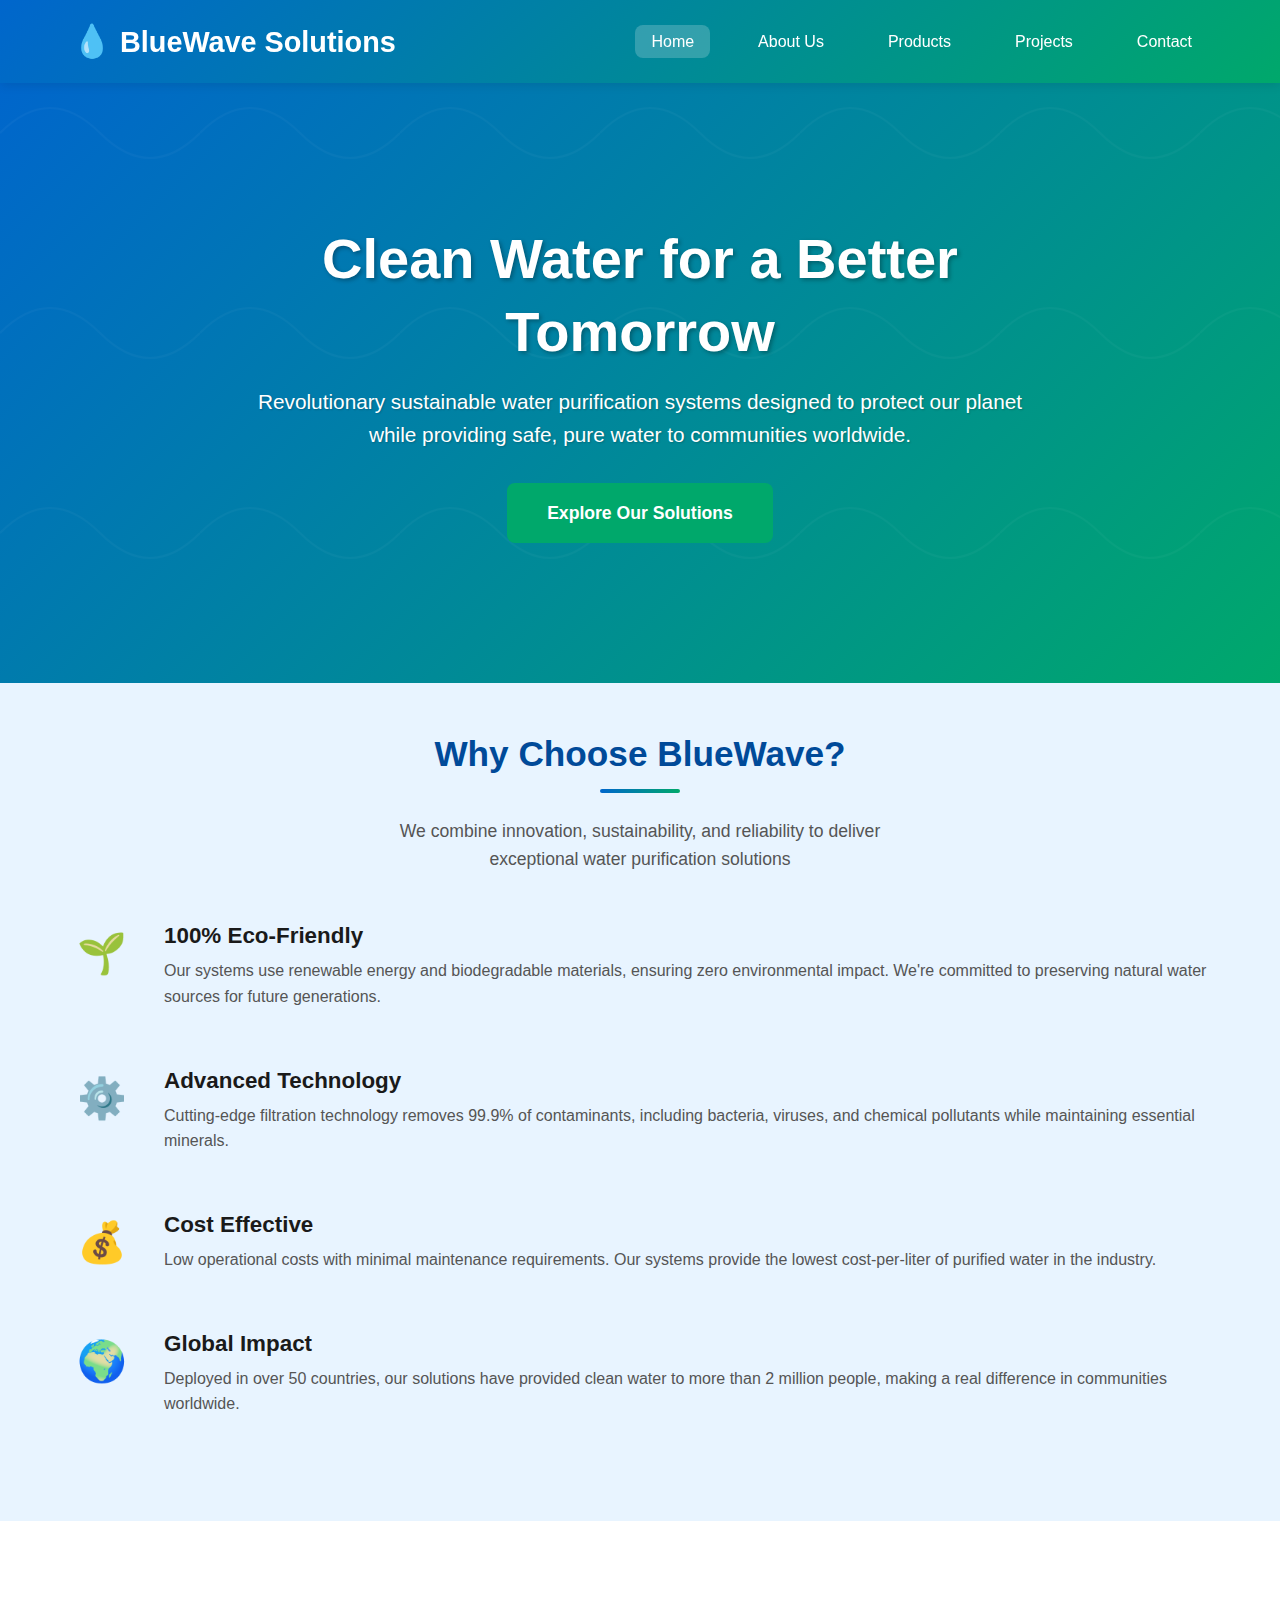
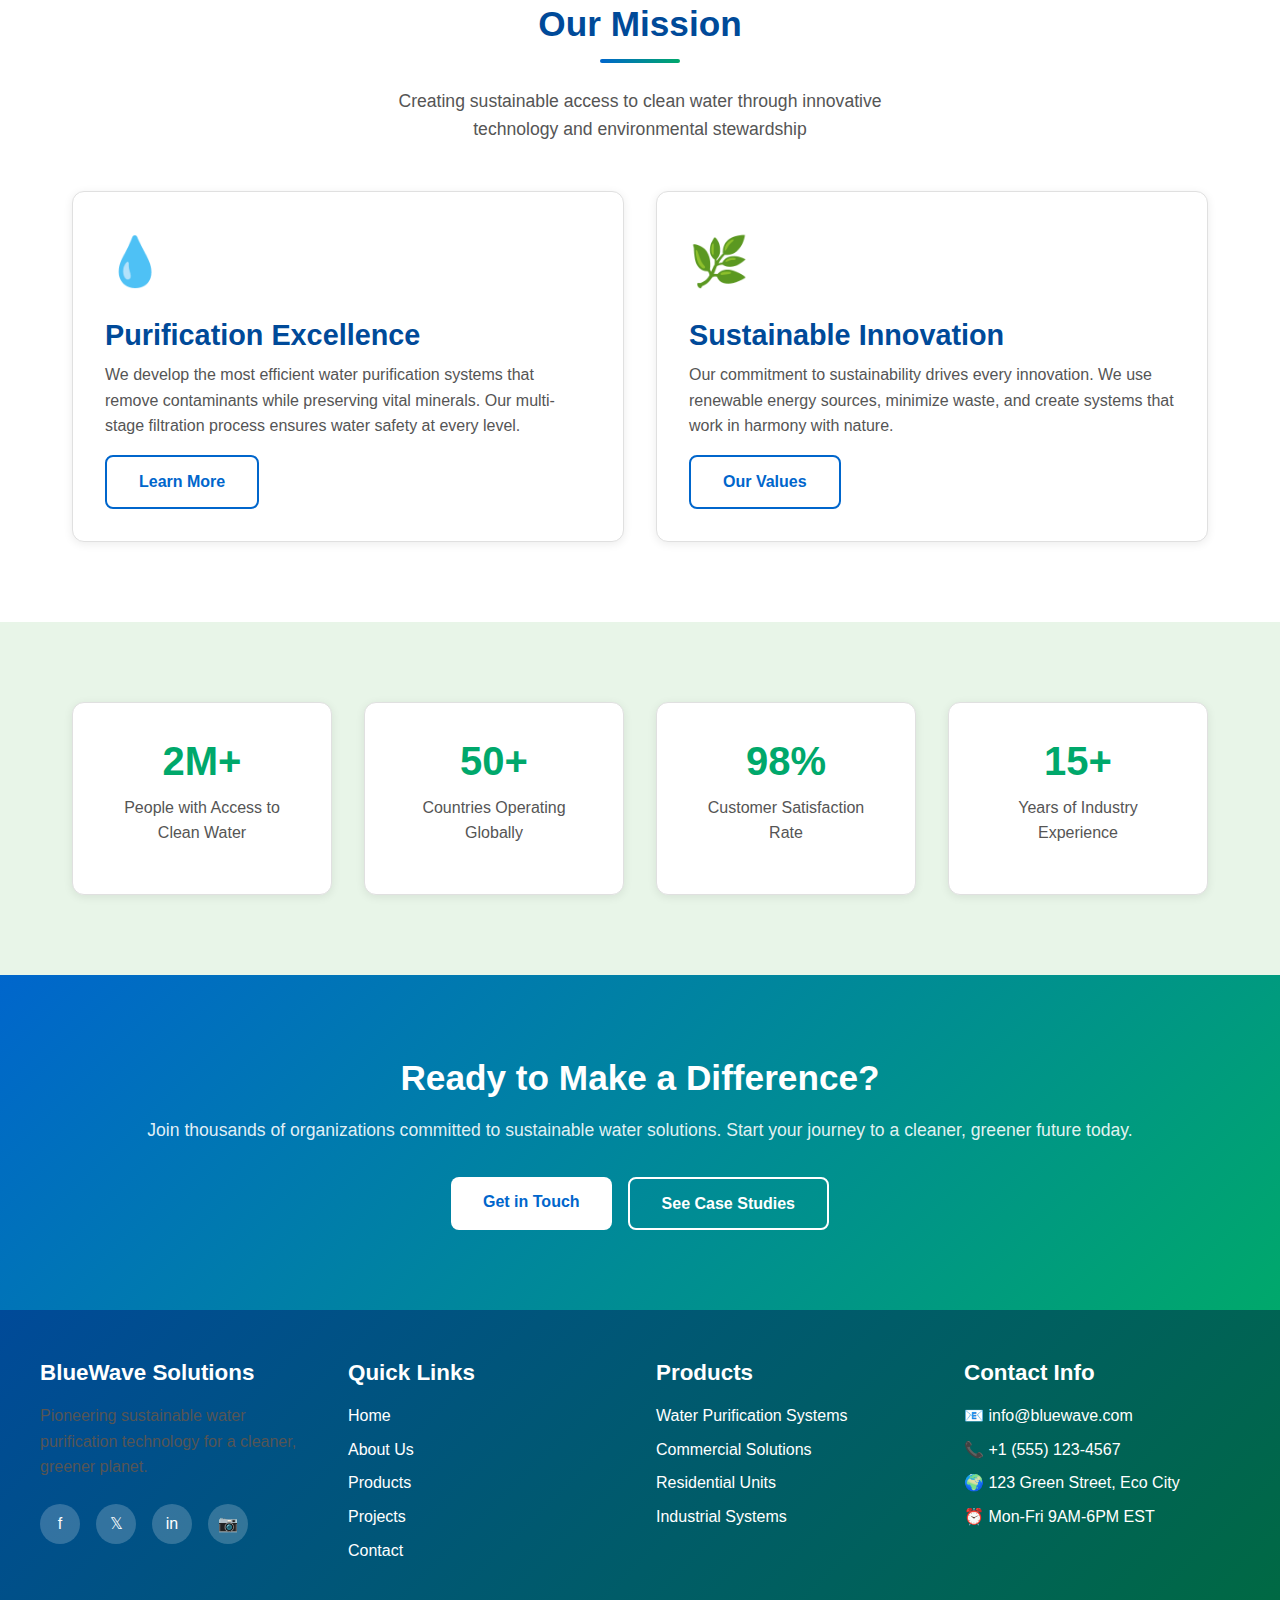
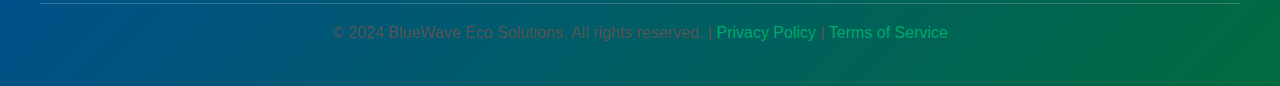
<file: Sarasi/index.html>
<!DOCTYPE html>
<html lang="en">
<head>
    <meta charset="UTF-8">
    <meta name="viewport" content="width=device-width, initial-scale=1.0">
    <title>BlueWave Eco Solutions - Sustainable Water Purification</title>
    <link rel="stylesheet" href="css/style.css">
</head>
<body>
    <!-- Header & Navigation -->
    <header>
        <nav class="navbar">
            <div class="logo">BlueWave Solutions</div>
            <ul class="nav-links">
                <li><a href="index.html" class="active">Home</a></li>
                <li><a href="about.html">About Us</a></li>
                <li><a href="products.html">Products</a></li>
                <li><a href="projects.html">Projects</a></li>
                <li><a href="contact.html">Contact</a></li>
            </ul>
            <button class="mobile-menu-toggle">☰</button>
        </nav>
    </header>

    <!-- Hero Section -->
    <section class="hero">
        <div class="hero-content">
            <h1>Clean Water for a Better Tomorrow</h1>
            <p>Revolutionary sustainable water purification systems designed to protect our planet while providing safe, pure water to communities worldwide.</p>
            <a href="products.html" class="btn btn-primary btn-lg">Explore Our Solutions</a>
        </div>
    </section>

    <!-- Main Content -->
    <main>
        <!-- Features Section -->
        <section class="features">
            <div class="container">
                <div class="section-title">
                    <h2>Why Choose BlueWave?</h2>
                    <p>We combine innovation, sustainability, and reliability to deliver exceptional water purification solutions</p>
                </div>
                
                <div class="feature-item">
                    <div class="feature-icon">🌱</div>
                    <div class="feature-content">
                        <h4>100% Eco-Friendly</h4>
                        <p>Our systems use renewable energy and biodegradable materials, ensuring zero environmental impact. We're committed to preserving natural water sources for future generations.</p>
                    </div>
                </div>
                
                <div class="feature-item">
                    <div class="feature-icon">⚙️</div>
                    <div class="feature-content">
                        <h4>Advanced Technology</h4>
                        <p>Cutting-edge filtration technology removes 99.9% of contaminants, including bacteria, viruses, and chemical pollutants while maintaining essential minerals.</p>
                    </div>
                </div>
                
                <div class="feature-item">
                    <div class="feature-icon">💰</div>
                    <div class="feature-content">
                        <h4>Cost Effective</h4>
                        <p>Low operational costs with minimal maintenance requirements. Our systems provide the lowest cost-per-liter of purified water in the industry.</p>
                    </div>
                </div>
                
                <div class="feature-item">
                    <div class="feature-icon">🌍</div>
                    <div class="feature-content">
                        <h4>Global Impact</h4>
                        <p>Deployed in over 50 countries, our solutions have provided clean water to more than 2 million people, making a real difference in communities worldwide.</p>
                    </div>
                </div>
            </div>
        </section>

        <!-- About Preview Section -->
        <section class="section">
            <div class="container">
                <div class="section-title">
                    <h2>Our Mission</h2>
                    <p>Creating sustainable access to clean water through innovative technology and environmental stewardship</p>
                </div>
                
                <div class="grid grid-2">
                    <div class="card">
                        <div class="card-icon">💧</div>
                        <h3>Purification Excellence</h3>
                        <p>We develop the most efficient water purification systems that remove contaminants while preserving vital minerals. Our multi-stage filtration process ensures water safety at every level.</p>
                        <a href="products.html" class="btn btn-outline">Learn More</a>
                    </div>
                    
                    <div class="card">
                        <div class="card-icon">🌿</div>
                        <h3>Sustainable Innovation</h3>
                        <p>Our commitment to sustainability drives every innovation. We use renewable energy sources, minimize waste, and create systems that work in harmony with nature.</p>
                        <a href="about.html" class="btn btn-outline">Our Values</a>
                    </div>
                </div>
            </div>
        </section>

        <!-- Stats Section -->
        <section class="section" style="background-color: var(--light-green);">
            <div class="container">
                <div class="grid grid-4">
                    <div class="card" style="text-align: center;">
                        <h3 style="color: var(--accent-green); font-size: 2.5rem;">2M+</h3>
                        <p>People with Access to Clean Water</p>
                    </div>
                    
                    <div class="card" style="text-align: center;">
                        <h3 style="color: var(--accent-green); font-size: 2.5rem;">50+</h3>
                        <p>Countries Operating Globally</p>
                    </div>
                    
                    <div class="card" style="text-align: center;">
                        <h3 style="color: var(--accent-green); font-size: 2.5rem;">98%</h3>
                        <p>Customer Satisfaction Rate</p>
                    </div>
                    
                    <div class="card" style="text-align: center;">
                        <h3 style="color: var(--accent-green); font-size: 2.5rem;">15+</h3>
                        <p>Years of Industry Experience</p>
                    </div>
                </div>
            </div>
        </section>

        <!-- Call to Action Section -->
        <section class="section" style="background: linear-gradient(135deg, #0066cc 0%, #00a86b 100%); color: white; text-align: center;">
            <div class="container">
                <h2 style="color: white; margin-bottom: 1rem;">Ready to Make a Difference?</h2>
                <p style="color: rgba(255, 255, 255, 0.9); font-size: 1.1rem; margin-bottom: 2rem;">Join thousands of organizations committed to sustainable water solutions. Start your journey to a cleaner, greener future today.</p>
                <div style="display: flex; gap: 1rem; justify-content: center; flex-wrap: wrap;">
                    <a href="contact.html" class="btn btn-secondary">Get in Touch</a>
                    <a href="projects.html" class="btn btn-outline" style="color: white; border-color: white;">See Case Studies</a>
                </div>
            </div>
        </section>
    </main>

    <!-- Footer -->
    <footer>
        <div class="footer-content">
            <div class="footer-grid">
                <div class="footer-section">
                    <h4>BlueWave Solutions</h4>
                    <p>Pioneering sustainable water purification technology for a cleaner, greener planet.</p>
                    <div class="social-links">
                        <a href="#" title="Facebook">f</a>
                        <a href="#" title="Twitter">𝕏</a>
                        <a href="#" title="LinkedIn">in</a>
                        <a href="#" title="Instagram">📷</a>
                    </div>
                </div>
                
                <div class="footer-section">
                    <h4>Quick Links</h4>
                    <ul>
                        <li><a href="index.html">Home</a></li>
                        <li><a href="about.html">About Us</a></li>
                        <li><a href="products.html">Products</a></li>
                        <li><a href="projects.html">Projects</a></li>
                        <li><a href="contact.html">Contact</a></li>
                    </ul>
                </div>
                
                <div class="footer-section">
                    <h4>Products</h4>
                    <ul>
                        <li><a href="products.html">Water Purification Systems</a></li>
                        <li><a href="products.html">Commercial Solutions</a></li>
                        <li><a href="products.html">Residential Units</a></li>
                        <li><a href="products.html">Industrial Systems</a></li>
                    </ul>
                </div>
                
                <div class="footer-section">
                    <h4>Contact Info</h4>
                    <ul>
                        <li>📧 info@bluewave.com</li>
                        <li>📞 +1 (555) 123-4567</li>
                        <li>🌍 123 Green Street, Eco City</li>
                        <li>⏰ Mon-Fri 9AM-6PM EST</li>
                    </ul>
                </div>
            </div>
            
            <div class="footer-bottom">
                <p>&copy; 2024 BlueWave Eco Solutions. All rights reserved. | <a href="#" style="color: var(--accent-green);">Privacy Policy</a> | <a href="#" style="color: var(--accent-green);">Terms of Service</a></p>
            </div>
        </div>
    </footer>

    <!-- Scripts -->
    <script src="js/main.js"></script>
    <script src="js/form-validation.js"></script>
</body>
</html>
</file>
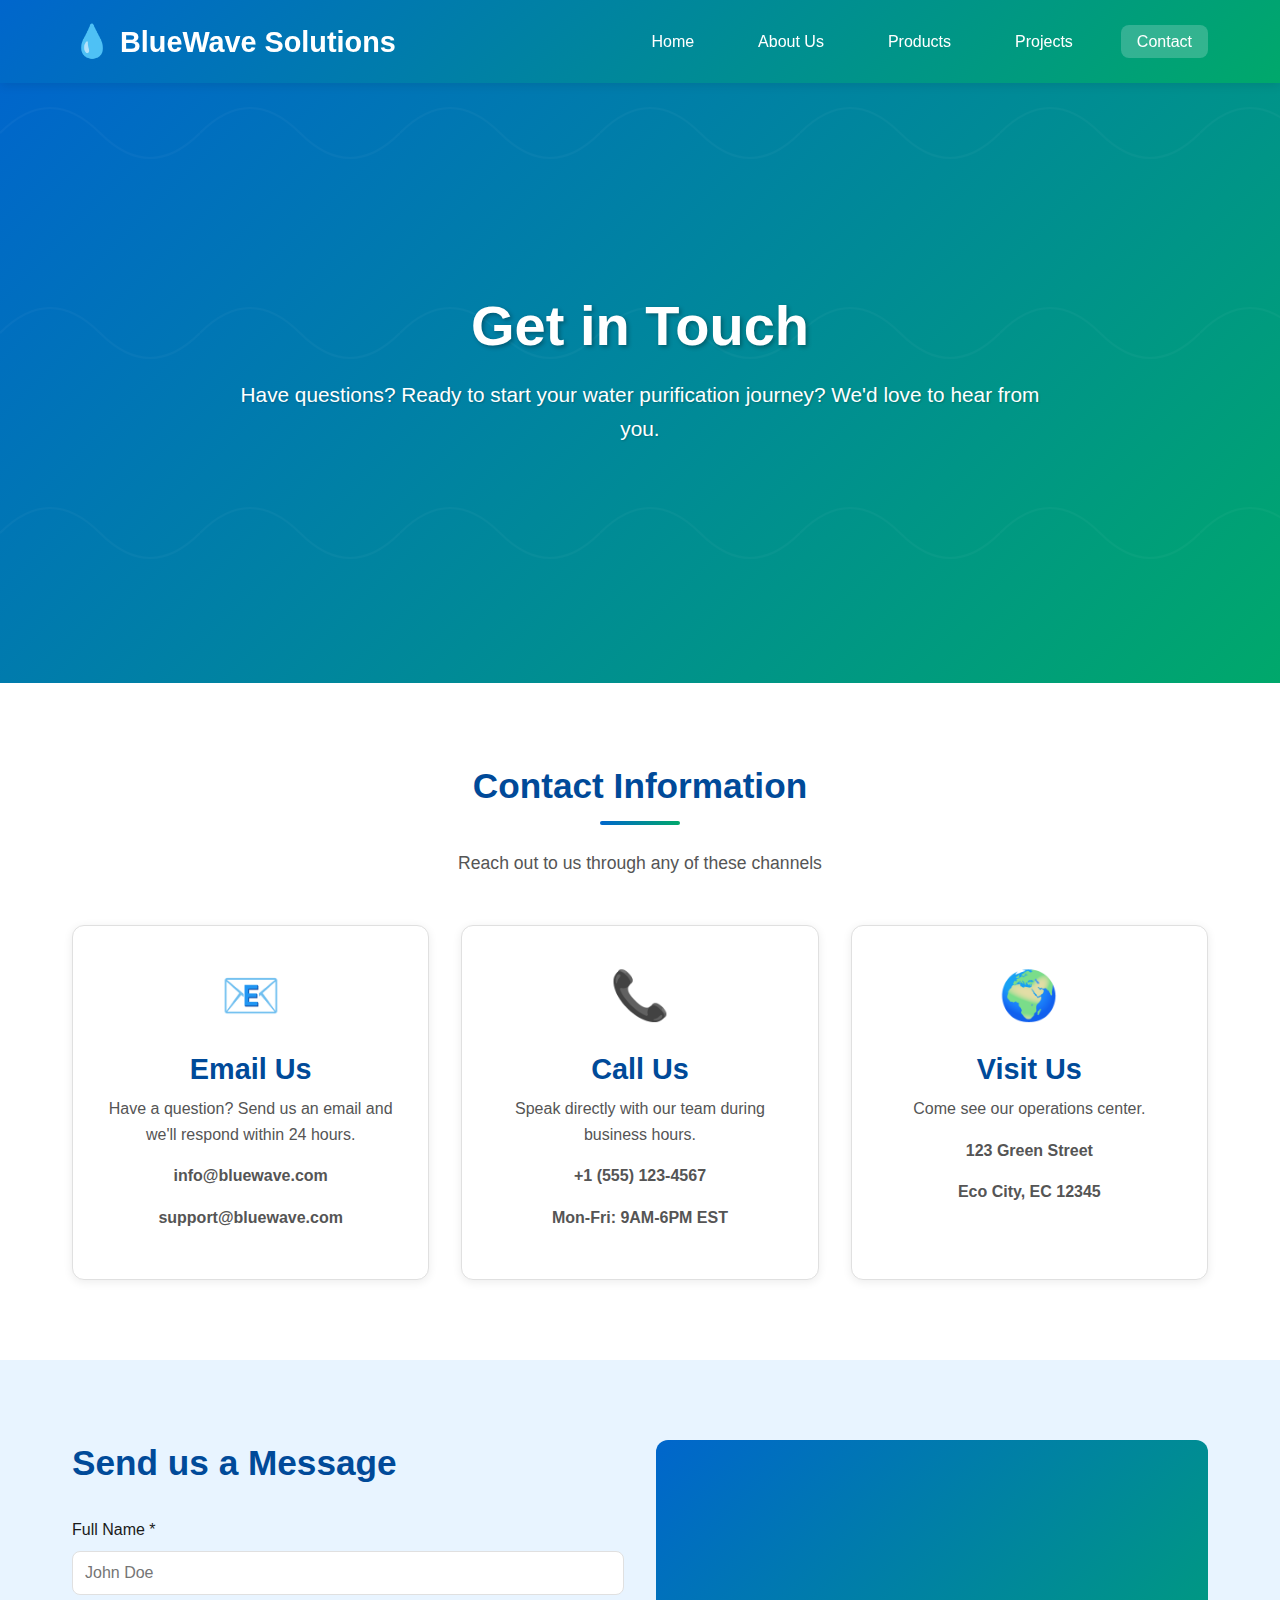
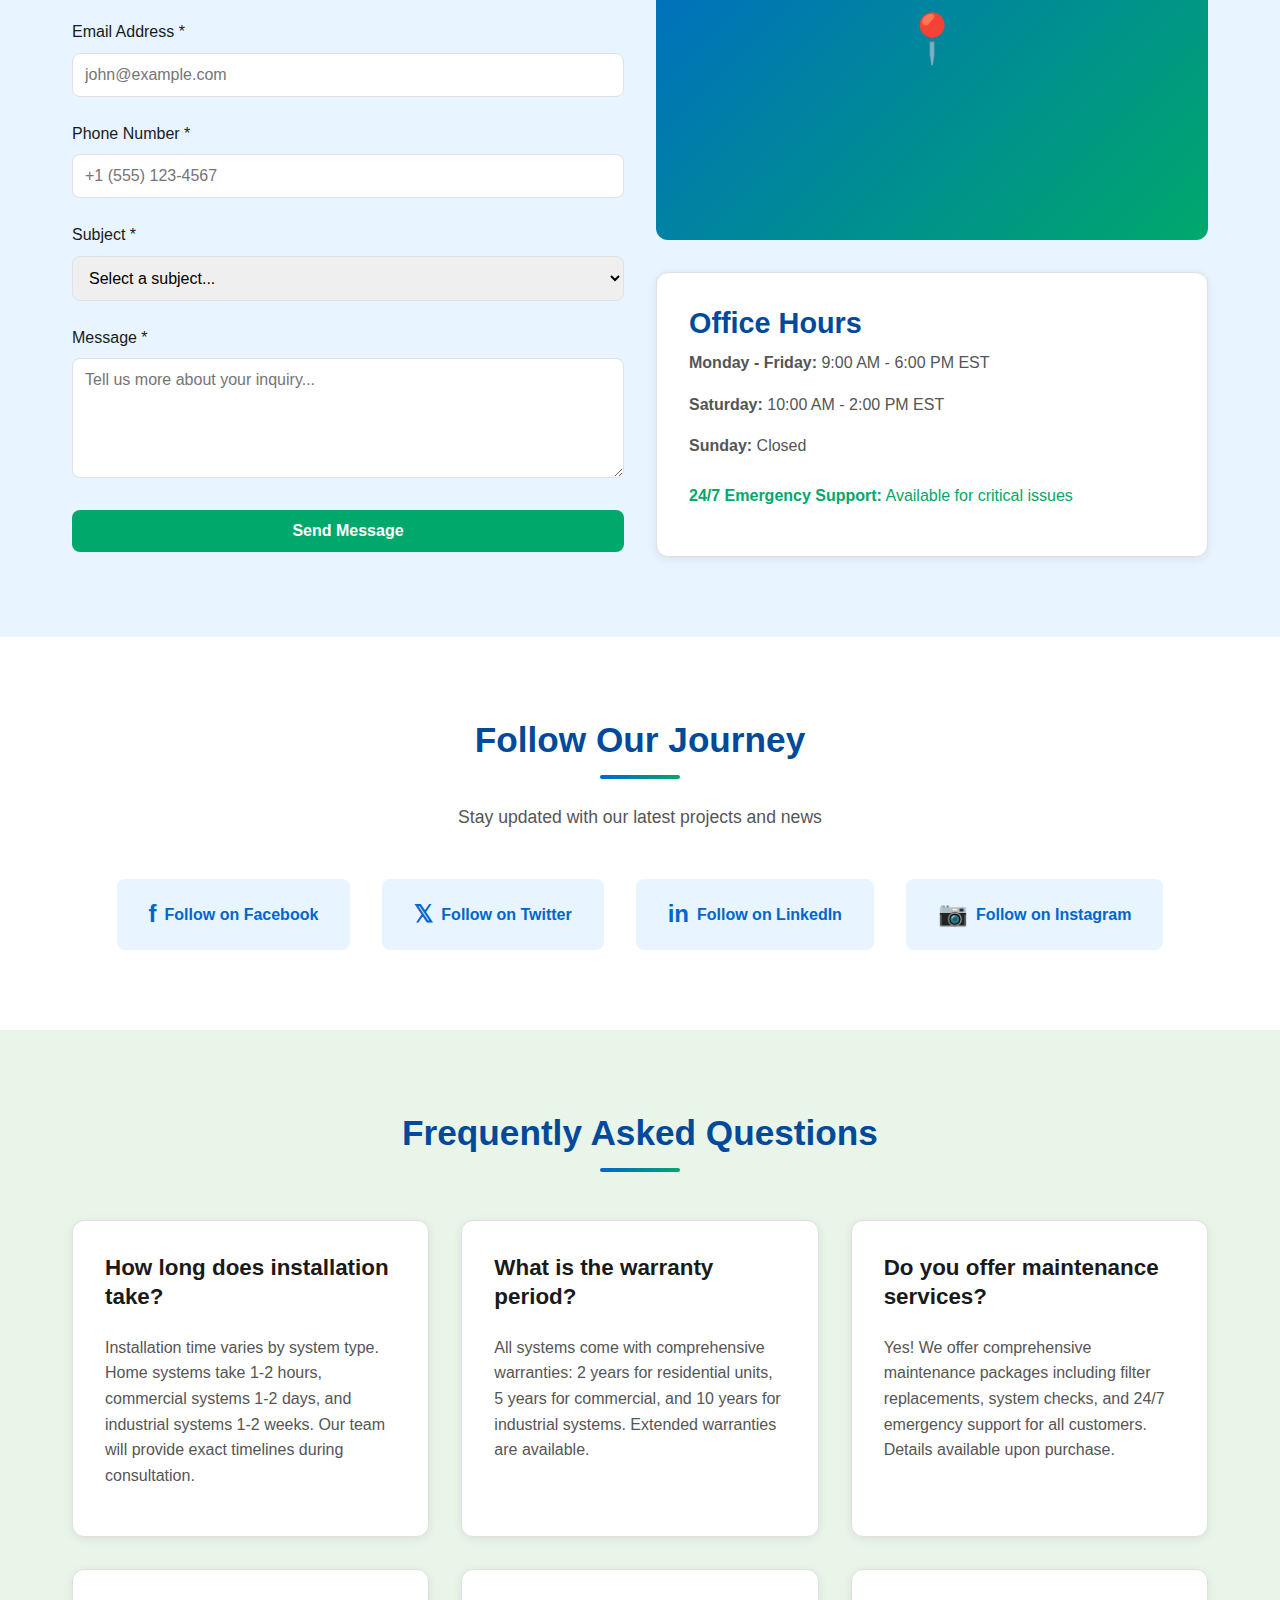
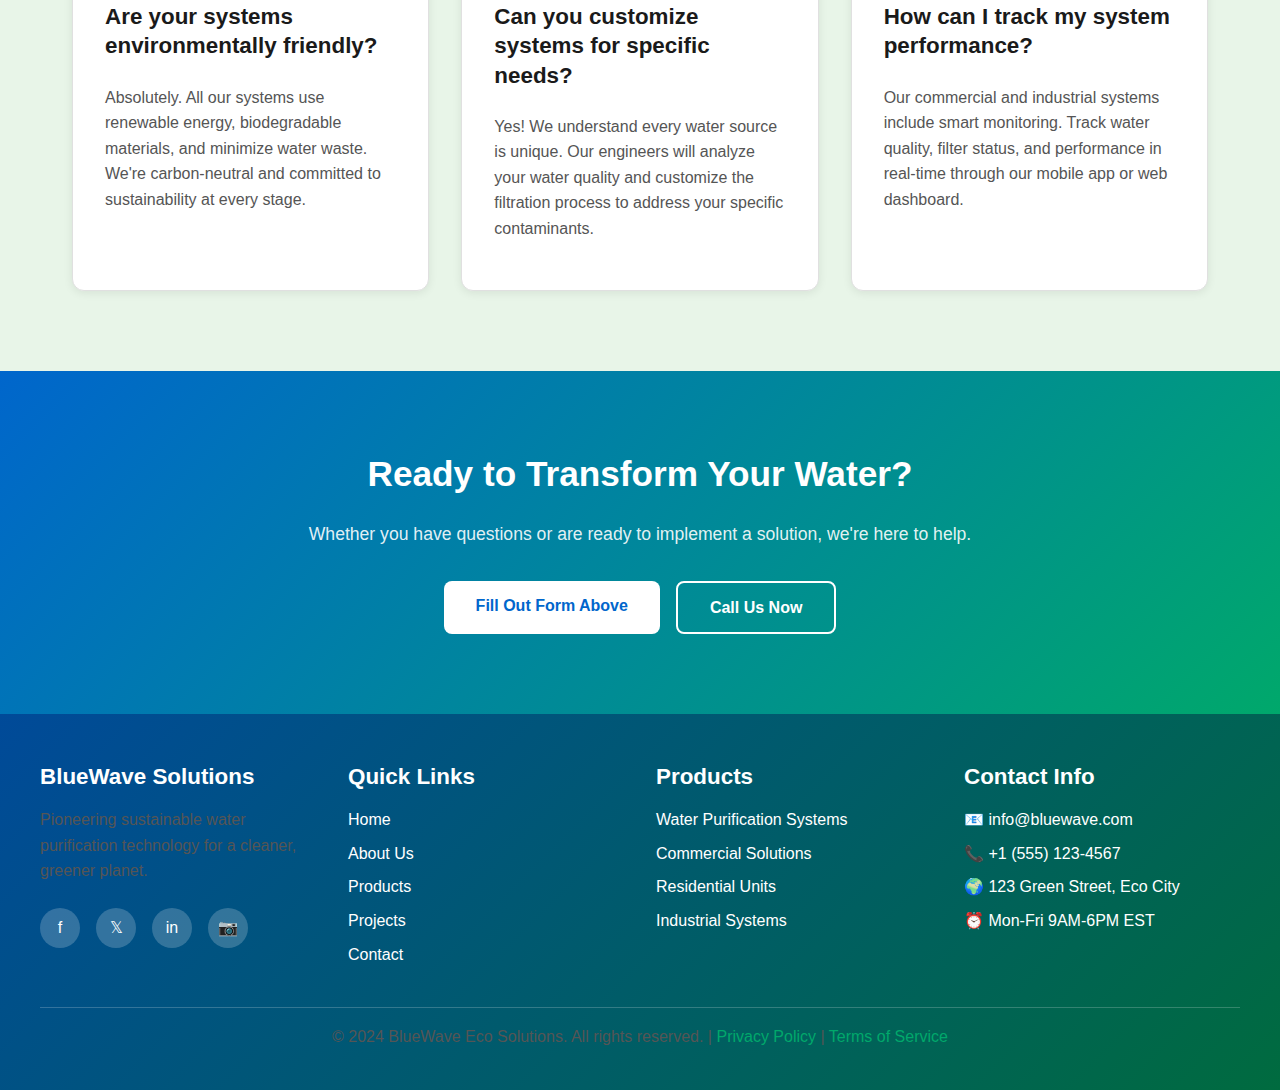
<file: Sarasi/contact.html>
<!DOCTYPE html>
<html lang="en">
<head>
    <meta charset="UTF-8">
    <meta name="viewport" content="width=device-width, initial-scale=1.0">
    <title>Contact Us - BlueWave Eco Solutions</title>
    <link rel="stylesheet" href="css/style.css">
</head>
<body>
    <!-- Header & Navigation -->
    <header>
        <nav class="navbar">
            <div class="logo">BlueWave Solutions</div>
            <ul class="nav-links">
                <li><a href="index.html">Home</a></li>
                <li><a href="about.html">About Us</a></li>
                <li><a href="products.html">Products</a></li>
                <li><a href="projects.html">Projects</a></li>
                <li><a href="contact.html" class="active">Contact</a></li>
            </ul>
            <button class="mobile-menu-toggle">☰</button>
        </nav>
    </header>

    <!-- Hero Section -->
    <section class="hero">
        <div class="hero-content">
            <h1>Get in Touch</h1>
            <p>Have questions? Ready to start your water purification journey? We'd love to hear from you.</p>
        </div>
    </section>

    <!-- Main Content -->
    <main>
        <!-- Contact Information -->
        <section class="section">
            <div class="container">
                <div class="section-title">
                    <h2>Contact Information</h2>
                    <p>Reach out to us through any of these channels</p>
                </div>
                
                <div class="grid grid-3">
                    <div class="card" style="text-align: center;">
                        <div class="card-icon">📧</div>
                        <h3>Email Us</h3>
                        <p>Have a question? Send us an email and we'll respond within 24 hours.</p>
                        <p><strong>info@bluewave.com</strong></p>
                        <p><strong>support@bluewave.com</strong></p>
                    </div>
                    
                    <div class="card" style="text-align: center;">
                        <div class="card-icon">📞</div>
                        <h3>Call Us</h3>
                        <p>Speak directly with our team during business hours.</p>
                        <p><strong>+1 (555) 123-4567</strong></p>
                        <p><strong>Mon-Fri: 9AM-6PM EST</strong></p>
                    </div>
                    
                    <div class="card" style="text-align: center;">
                        <div class="card-icon">🌍</div>
                        <h3>Visit Us</h3>
                        <p>Come see our operations center.</p>
                        <p><strong>123 Green Street</strong></p>
                        <p><strong>Eco City, EC 12345</strong></p>
                    </div>
                </div>
            </div>
        </section>

        <!-- Contact Form Section -->
        <section class="section" style="background-color: var(--light-blue);">
            <div class="container">
                <div class="grid grid-2">
                    <!-- Form -->
                    <div>
                        <h2 style="margin-bottom: 2rem;">Send us a Message</h2>
                        <form id="contactForm">
                            <div class="form-group">
                                <label for="name">Full Name *</label>
                                <input 
                                    type="text" 
                                    id="name" 
                                    name="name" 
                                    required
                                    placeholder="John Doe"
                                    minlength="2"
                                    maxlength="100"
                                >
                                <div class="error-message"></div>
                            </div>

                            <div class="form-group">
                                <label for="email">Email Address *</label>
                                <input 
                                    type="email" 
                                    id="email" 
                                    name="email" 
                                    required
                                    placeholder="john@example.com"
                                >
                                <div class="error-message"></div>
                            </div>

                            <div class="form-group">
                                <label for="phone">Phone Number *</label>
                                <input 
                                    type="tel" 
                                    id="phone" 
                                    name="phone" 
                                    required
                                    placeholder="+1 (555) 123-4567"
                                    minlength="10"
                                    data-validate="phone"
                                >
                                <div class="error-message"></div>
                            </div>

                            <div class="form-group">
                                <label for="subject">Subject *</label>
                                <select id="subject" name="subject" required>
                                    <option value="">Select a subject...</option>
                                    <option value="product-inquiry">Product Inquiry</option>
                                    <option value="partnership">Partnership Opportunity</option>
                                    <option value="support">Technical Support</option>
                                    <option value="complaint">Complaint/Feedback</option>
                                    <option value="investment">Investment Interest</option>
                                    <option value="other">Other</option>
                                </select>
                                <div class="error-message"></div>
                            </div>

                            <div class="form-group">
                                <label for="message">Message *</label>
                                <textarea 
                                    id="message" 
                                    name="message" 
                                    required
                                    placeholder="Tell us more about your inquiry..."
                                    minlength="10"
                                    maxlength="1000"
                                ></textarea>
                                <div class="error-message"></div>
                            </div>

                            <button type="submit" class="btn btn-primary" style="width: 100%;">Send Message</button>
                        </form>
                    </div>

                    <!-- Map Placeholder & Additional Info -->
                    <div>
                        <div style="height: 400px; background: linear-gradient(135deg, #0066cc 0%, #00a86b 100%); border-radius: 12px; display: flex; align-items: center; justify-content: center; color: white; margin-bottom: 2rem; font-size: 3rem;">
                            📍
                        </div>
                        
                        <div class="card">
                            <h3>Office Hours</h3>
                            <p><strong>Monday - Friday:</strong> 9:00 AM - 6:00 PM EST</p>
                            <p><strong>Saturday:</strong> 10:00 AM - 2:00 PM EST</p>
                            <p><strong>Sunday:</strong> Closed</p>
                            <p style="margin-top: 1.5rem; color: var(--accent-green);">
                                <strong>24/7 Emergency Support:</strong> Available for critical issues
                            </p>
                        </div>
                    </div>
                </div>
            </div>
        </section>

        <!-- Social Links Section -->
        <section class="section">
            <div class="container">
                <div class="section-title">
                    <h2>Follow Our Journey</h2>
                    <p>Stay updated with our latest projects and news</p>
                </div>
                
                <div style="display: flex; justify-content: center; gap: 2rem; flex-wrap: wrap;">
                    <a href="#" style="display: inline-flex; align-items: center; gap: 0.5rem; padding: 1rem 2rem; background: var(--light-blue); border-radius: 8px; text-decoration: none; color: var(--primary-blue); font-weight: 600; transition: var(--transition);" onmouseover="this.style.backgroundColor='#e8f5e8'; this.style.color='var(--accent-green)'" onmouseout="this.style.backgroundColor='var(--light-blue)'; this.style.color='var(--primary-blue)'">
                        <span style="font-size: 1.5rem;">f</span> Follow on Facebook
                    </a>
                    <a href="#" style="display: inline-flex; align-items: center; gap: 0.5rem; padding: 1rem 2rem; background: var(--light-blue); border-radius: 8px; text-decoration: none; color: var(--primary-blue); font-weight: 600; transition: var(--transition);" onmouseover="this.style.backgroundColor='#e8f5e8'; this.style.color='var(--accent-green)'" onmouseout="this.style.backgroundColor='var(--light-blue)'; this.style.color='var(--primary-blue)'">
                        <span style="font-size: 1.5rem;">𝕏</span> Follow on Twitter
                    </a>
                    <a href="#" style="display: inline-flex; align-items: center; gap: 0.5rem; padding: 1rem 2rem; background: var(--light-blue); border-radius: 8px; text-decoration: none; color: var(--primary-blue); font-weight: 600; transition: var(--transition);" onmouseover="this.style.backgroundColor='#e8f5e8'; this.style.color='var(--accent-green)'" onmouseout="this.style.backgroundColor='var(--light-blue)'; this.style.color='var(--primary-blue)'">
                        <span style="font-size: 1.5rem;">in</span> Follow on LinkedIn
                    </a>
                    <a href="#" style="display: inline-flex; align-items: center; gap: 0.5rem; padding: 1rem 2rem; background: var(--light-blue); border-radius: 8px; text-decoration: none; color: var(--primary-blue); font-weight: 600; transition: var(--transition);" onmouseover="this.style.backgroundColor='#e8f5e8'; this.style.color='var(--accent-green)'" onmouseout="this.style.backgroundColor='var(--light-blue)'; this.style.color='var(--primary-blue)'">
                        <span style="font-size: 1.5rem;">📷</span> Follow on Instagram
                    </a>
                </div>
            </div>
        </section>

        <!-- FAQ Section -->
        <section class="section" style="background-color: var(--light-green);">
            <div class="container">
                <div class="section-title">
                    <h2>Frequently Asked Questions</h2>
                </div>
                
                <div class="grid grid-2">
                    <div class="card">
                        <h4>How long does installation take?</h4>
                        <p>Installation time varies by system type. Home systems take 1-2 hours, commercial systems 1-2 days, and industrial systems 1-2 weeks. Our team will provide exact timelines during consultation.</p>
                    </div>
                    
                    <div class="card">
                        <h4>What is the warranty period?</h4>
                        <p>All systems come with comprehensive warranties: 2 years for residential units, 5 years for commercial, and 10 years for industrial systems. Extended warranties are available.</p>
                    </div>
                    
                    <div class="card">
                        <h4>Do you offer maintenance services?</h4>
                        <p>Yes! We offer comprehensive maintenance packages including filter replacements, system checks, and 24/7 emergency support for all customers. Details available upon purchase.</p>
                    </div>
                    
                    <div class="card">
                        <h4>Are your systems environmentally friendly?</h4>
                        <p>Absolutely. All our systems use renewable energy, biodegradable materials, and minimize water waste. We're carbon-neutral and committed to sustainability at every stage.</p>
                    </div>
                    
                    <div class="card">
                        <h4>Can you customize systems for specific needs?</h4>
                        <p>Yes! We understand every water source is unique. Our engineers will analyze your water quality and customize the filtration process to address your specific contaminants.</p>
                    </div>
                    
                    <div class="card">
                        <h4>How can I track my system performance?</h4>
                        <p>Our commercial and industrial systems include smart monitoring. Track water quality, filter status, and performance in real-time through our mobile app or web dashboard.</p>
                    </div>
                </div>
            </div>
        </section>

        <!-- Call to Action -->
        <section class="section" style="background: linear-gradient(135deg, #0066cc 0%, #00a86b 100%); color: white; text-align: center;">
            <div class="container">
                <h2 style="color: white;">Ready to Transform Your Water?</h2>
                <p style="color: rgba(255, 255, 255, 0.9); font-size: 1.1rem; margin-bottom: 2rem;">Whether you have questions or are ready to implement a solution, we're here to help.</p>
                <div style="display: flex; gap: 1rem; justify-content: center; flex-wrap: wrap;">
                    <a href="#contactForm" class="btn btn-secondary">Fill Out Form Above</a>
                    <a href="tel:+1-555-123-4567" class="btn btn-outline" style="color: white; border-color: white;">Call Us Now</a>
                </div>
            </div>
        </section>
    </main>

    <!-- Footer -->
    <footer>
        <div class="footer-content">
            <div class="footer-grid">
                <div class="footer-section">
                    <h4>BlueWave Solutions</h4>
                    <p>Pioneering sustainable water purification technology for a cleaner, greener planet.</p>
                    <div class="social-links">
                        <a href="#" title="Facebook">f</a>
                        <a href="#" title="Twitter">𝕏</a>
                        <a href="#" title="LinkedIn">in</a>
                        <a href="#" title="Instagram">📷</a>
                    </div>
                </div>
                
                <div class="footer-section">
                    <h4>Quick Links</h4>
                    <ul>
                        <li><a href="index.html">Home</a></li>
                        <li><a href="about.html">About Us</a></li>
                        <li><a href="products.html">Products</a></li>
                        <li><a href="projects.html">Projects</a></li>
                        <li><a href="contact.html">Contact</a></li>
                    </ul>
                </div>
                
                <div class="footer-section">
                    <h4>Products</h4>
                    <ul>
                        <li><a href="products.html">Water Purification Systems</a></li>
                        <li><a href="products.html">Commercial Solutions</a></li>
                        <li><a href="products.html">Residential Units</a></li>
                        <li><a href="products.html">Industrial Systems</a></li>
                    </ul>
                </div>
                
                <div class="footer-section">
                    <h4>Contact Info</h4>
                    <ul>
                        <li>📧 info@bluewave.com</li>
                        <li>📞 +1 (555) 123-4567</li>
                        <li>🌍 123 Green Street, Eco City</li>
                        <li>⏰ Mon-Fri 9AM-6PM EST</li>
                    </ul>
                </div>
            </div>
            
            <div class="footer-bottom">
                <p>&copy; 2024 BlueWave Eco Solutions. All rights reserved. | <a href="#" style="color: var(--accent-green);">Privacy Policy</a> | <a href="#" style="color: var(--accent-green);">Terms of Service</a></p>
            </div>
        </div>
    </footer>

    <!-- Scripts -->
    <script src="js/main.js"></script>
    <script src="js/form-validation.js"></script>
</body>
</html>
</file>
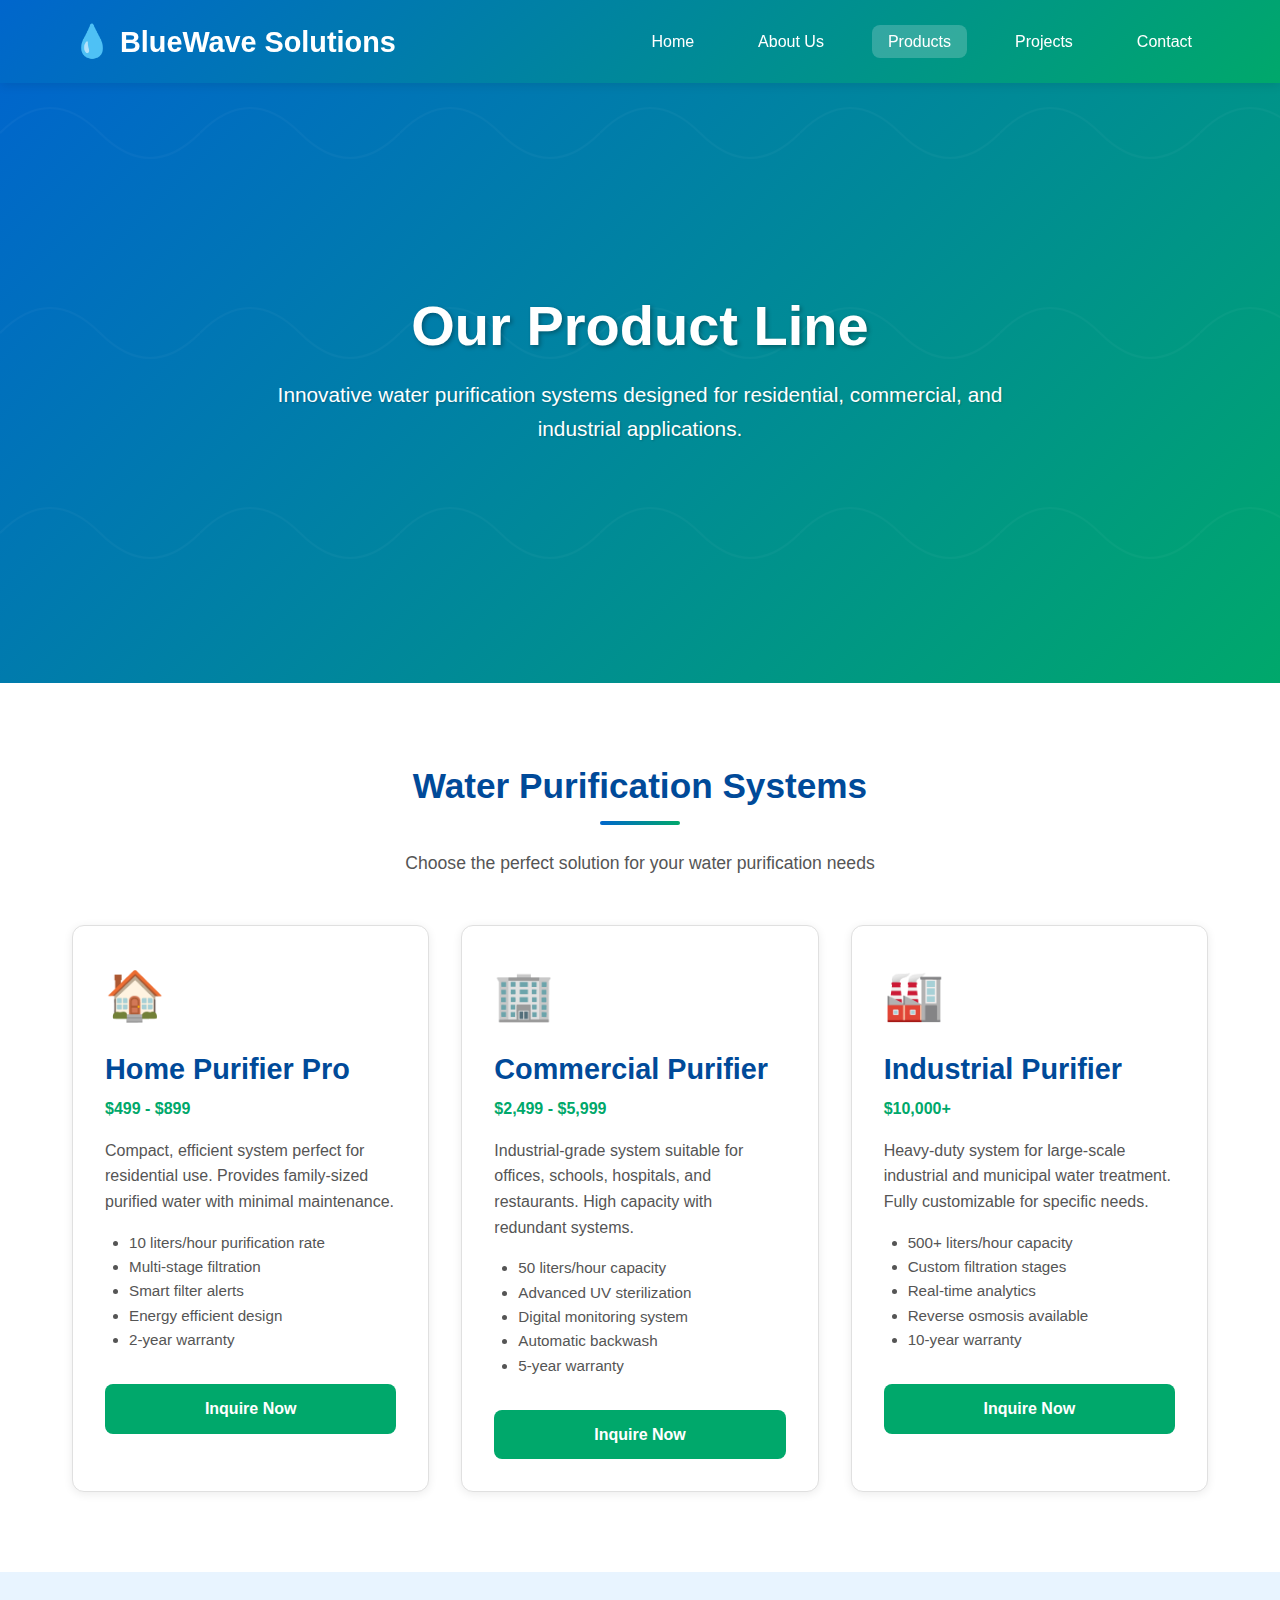
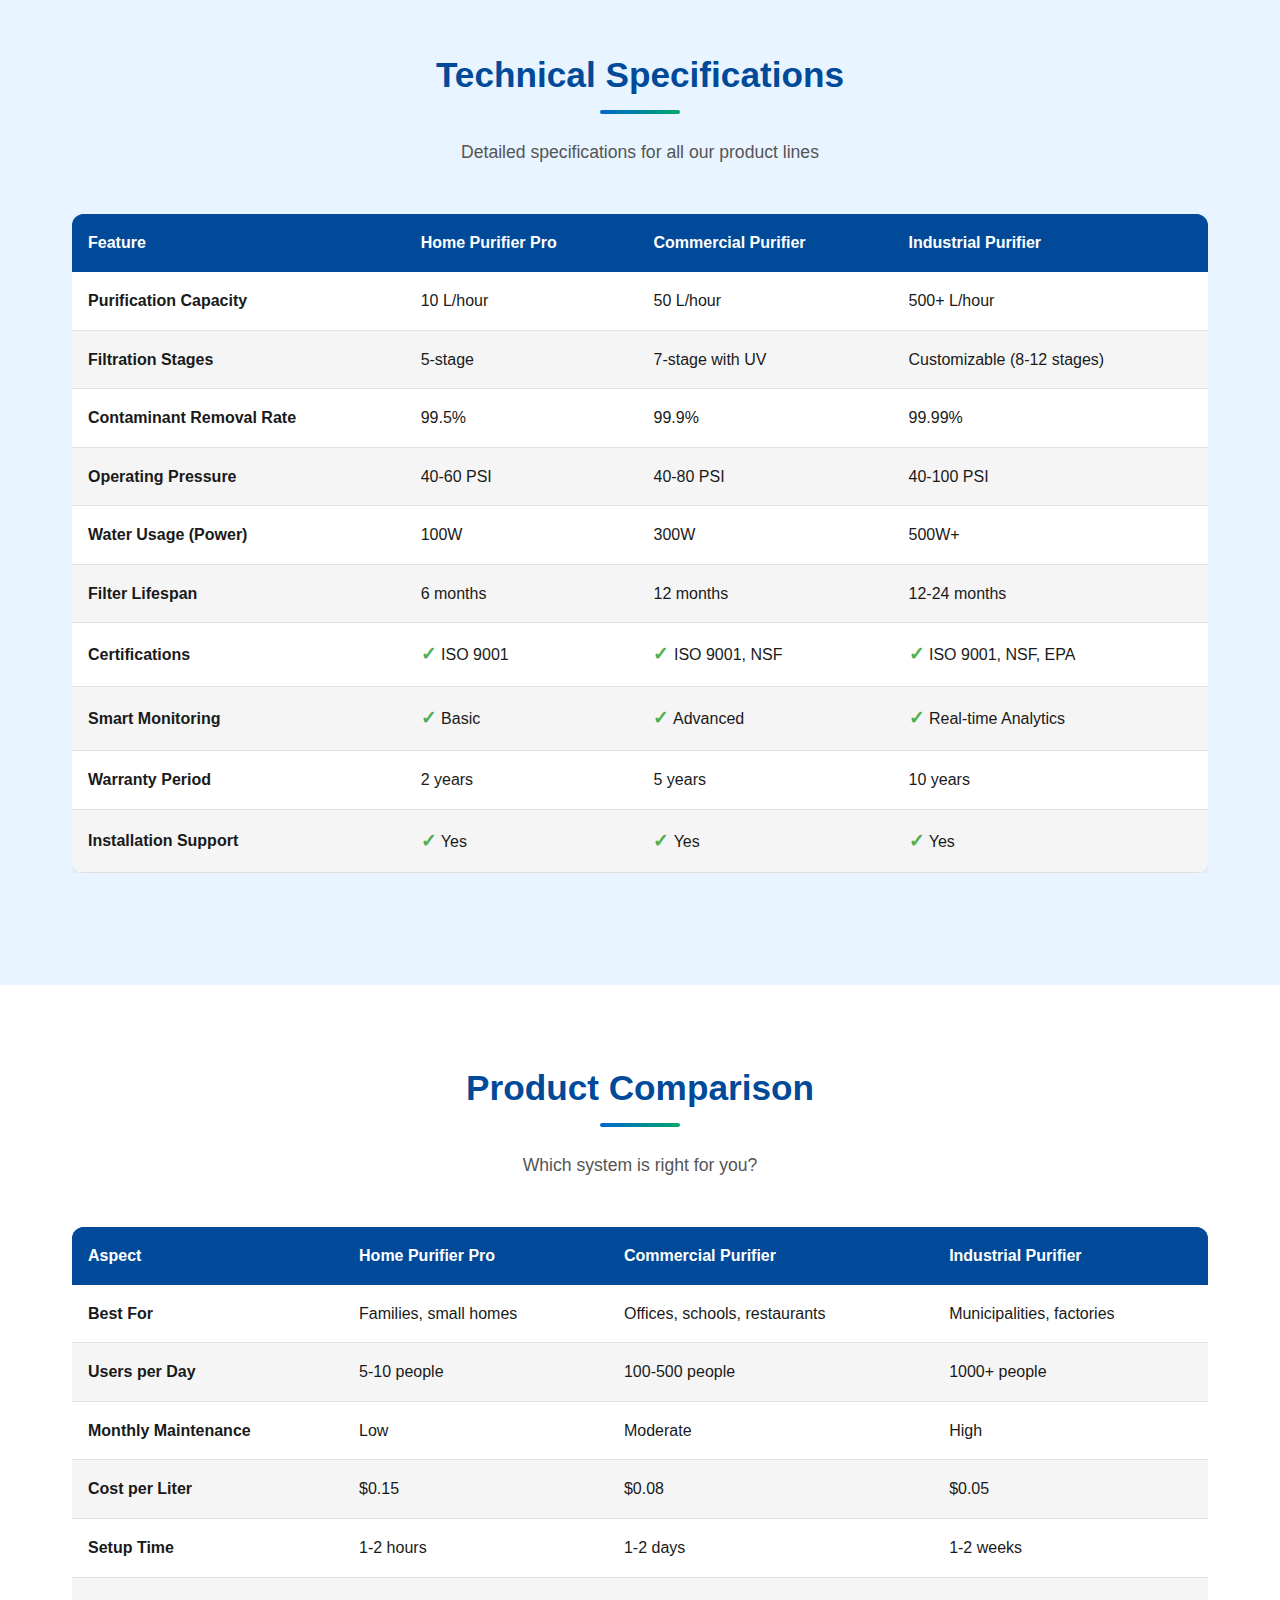
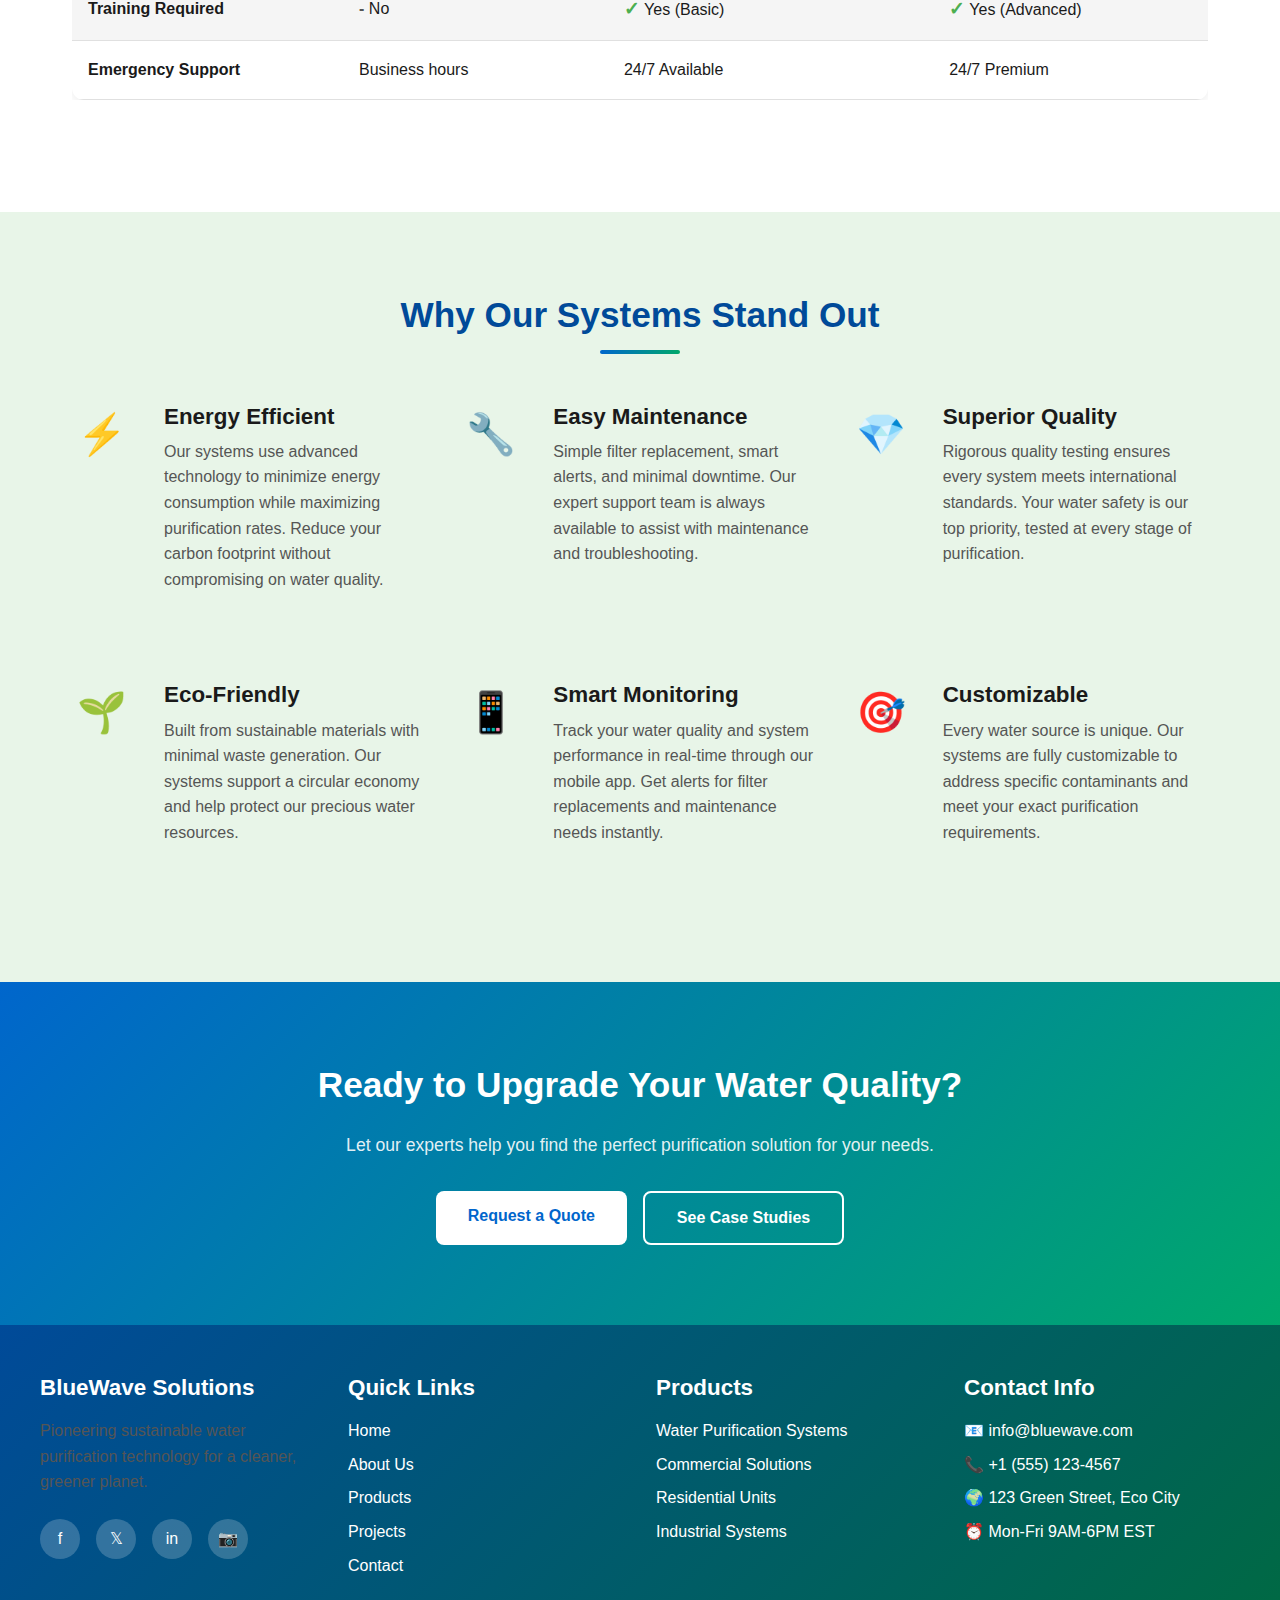
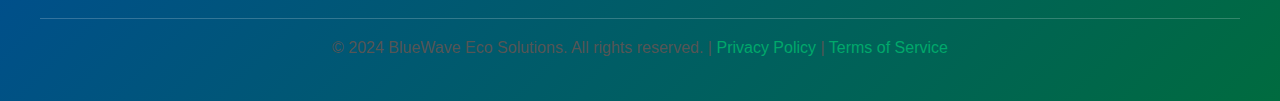
<file: Sarasi/products.html>
<!DOCTYPE html>
<html lang="en">
<head>
    <meta charset="UTF-8">
    <meta name="viewport" content="width=device-width, initial-scale=1.0">
    <title>Products & Services - BlueWave Eco Solutions</title>
    <link rel="stylesheet" href="css/style.css">
</head>
<body>
    <!-- Header & Navigation -->
    <header>
        <nav class="navbar">
            <div class="logo">BlueWave Solutions</div>
            <ul class="nav-links">
                <li><a href="index.html">Home</a></li>
                <li><a href="about.html">About Us</a></li>
                <li><a href="products.html" class="active">Products</a></li>
                <li><a href="projects.html">Projects</a></li>
                <li><a href="contact.html">Contact</a></li>
            </ul>
            <button class="mobile-menu-toggle">☰</button>
        </nav>
    </header>

    <!-- Hero Section -->
    <section class="hero">
        <div class="hero-content">
            <h1>Our Product Line</h1>
            <p>Innovative water purification systems designed for residential, commercial, and industrial applications.</p>
        </div>
    </section>

    <!-- Main Content -->
    <main>
        <!-- Product Categories -->
        <section class="section">
            <div class="container">
                <div class="section-title">
                    <h2>Water Purification Systems</h2>
                    <p>Choose the perfect solution for your water purification needs</p>
                </div>
                
                <div class="grid grid-3">
                    <!-- Product 1: Home Purifier -->
                    <div class="card">
                        <div class="card-icon">🏠</div>
                        <h3>Home Purifier Pro</h3>
                        <p style="color: var(--accent-green); font-weight: 600;">$499 - $899</p>
                        <p>Compact, efficient system perfect for residential use. Provides family-sized purified water with minimal maintenance.</p>
                        <ul style="margin: 1rem 0; margin-left: 1.5rem; color: var(--text-light); font-size: 0.95rem;">
                            <li>10 liters/hour purification rate</li>
                            <li>Multi-stage filtration</li>
                            <li>Smart filter alerts</li>
                            <li>Energy efficient design</li>
                            <li>2-year warranty</li>
                        </ul>
                        <a href="contact.html" class="btn btn-primary" style="width: 100%; text-align: center; margin-top: 1rem;">Inquire Now</a>
                    </div>

                    <!-- Product 2: Commercial System -->
                    <div class="card">
                        <div class="card-icon">🏢</div>
                        <h3>Commercial Purifier</h3>
                        <p style="color: var(--accent-green); font-weight: 600;">$2,499 - $5,999</p>
                        <p>Industrial-grade system suitable for offices, schools, hospitals, and restaurants. High capacity with redundant systems.</p>
                        <ul style="margin: 1rem 0; margin-left: 1.5rem; color: var(--text-light); font-size: 0.95rem;">
                            <li>50 liters/hour capacity</li>
                            <li>Advanced UV sterilization</li>
                            <li>Digital monitoring system</li>
                            <li>Automatic backwash</li>
                            <li>5-year warranty</li>
                        </ul>
                        <a href="contact.html" class="btn btn-primary" style="width: 100%; text-align: center; margin-top: 1rem;">Inquire Now</a>
                    </div>

                    <!-- Product 3: Industrial System -->
                    <div class="card">
                        <div class="card-icon">🏭</div>
                        <h3>Industrial Purifier</h3>
                        <p style="color: var(--accent-green); font-weight: 600;">$10,000+</p>
                        <p>Heavy-duty system for large-scale industrial and municipal water treatment. Fully customizable for specific needs.</p>
                        <ul style="margin: 1rem 0; margin-left: 1.5rem; color: var(--text-light); font-size: 0.95rem;">
                            <li>500+ liters/hour capacity</li>
                            <li>Custom filtration stages</li>
                            <li>Real-time analytics</li>
                            <li>Reverse osmosis available</li>
                            <li>10-year warranty</li>
                        </ul>
                        <a href="contact.html" class="btn btn-primary" style="width: 100%; text-align: center; margin-top: 1rem;">Inquire Now</a>
                    </div>
                </div>
            </div>
        </section>

        <!-- Technical Specifications -->
        <section class="section" style="background-color: var(--light-blue);">
            <div class="container">
                <div class="section-title">
                    <h2>Technical Specifications</h2>
                    <p>Detailed specifications for all our product lines</p>
                </div>
                
                <div class="table-container">
                    <table class="comparison-table">
                        <thead>
                            <tr>
                                <th>Feature</th>
                                <th>Home Purifier Pro</th>
                                <th>Commercial Purifier</th>
                                <th>Industrial Purifier</th>
                            </tr>
                        </thead>
                        <tbody>
                            <tr>
                                <td><strong>Purification Capacity</strong></td>
                                <td>10 L/hour</td>
                                <td>50 L/hour</td>
                                <td>500+ L/hour</td>
                            </tr>
                            <tr>
                                <td><strong>Filtration Stages</strong></td>
                                <td>5-stage</td>
                                <td>7-stage with UV</td>
                                <td>Customizable (8-12 stages)</td>
                            </tr>
                            <tr>
                                <td><strong>Contaminant Removal Rate</strong></td>
                                <td>99.5%</td>
                                <td>99.9%</td>
                                <td>99.99%</td>
                            </tr>
                            <tr>
                                <td><strong>Operating Pressure</strong></td>
                                <td>40-60 PSI</td>
                                <td>40-80 PSI</td>
                                <td>40-100 PSI</td>
                            </tr>
                            <tr>
                                <td><strong>Water Usage (Power)</strong></td>
                                <td>100W</td>
                                <td>300W</td>
                                <td>500W+</td>
                            </tr>
                            <tr>
                                <td><strong>Filter Lifespan</strong></td>
                                <td>6 months</td>
                                <td>12 months</td>
                                <td>12-24 months</td>
                            </tr>
                            <tr>
                                <td><strong>Certifications</strong></td>
                                <td><span class="check-icon">✓</span> ISO 9001</td>
                                <td><span class="check-icon">✓</span> ISO 9001, NSF</td>
                                <td><span class="check-icon">✓</span> ISO 9001, NSF, EPA</td>
                            </tr>
                            <tr>
                                <td><strong>Smart Monitoring</strong></td>
                                <td><span class="check-icon">✓</span> Basic</td>
                                <td><span class="check-icon">✓</span> Advanced</td>
                                <td><span class="check-icon">✓</span> Real-time Analytics</td>
                            </tr>
                            <tr>
                                <td><strong>Warranty Period</strong></td>
                                <td>2 years</td>
                                <td>5 years</td>
                                <td>10 years</td>
                            </tr>
                            <tr>
                                <td><strong>Installation Support</strong></td>
                                <td><span class="check-icon">✓</span> Yes</td>
                                <td><span class="check-icon">✓</span> Yes</td>
                                <td><span class="check-icon">✓</span> Yes</td>
                            </tr>
                        </tbody>
                    </table>
                </div>
            </div>
        </section>

        <!-- Product Comparison -->
        <section class="section">
            <div class="container">
                <div class="section-title">
                    <h2>Product Comparison</h2>
                    <p>Which system is right for you?</p>
                </div>
                
                <div class="table-container">
                    <table class="comparison-table">
                        <thead>
                            <tr>
                                <th>Aspect</th>
                                <th>Home Purifier Pro</th>
                                <th>Commercial Purifier</th>
                                <th>Industrial Purifier</th>
                            </tr>
                        </thead>
                        <tbody>
                            <tr>
                                <td><strong>Best For</strong></td>
                                <td>Families, small homes</td>
                                <td>Offices, schools, restaurants</td>
                                <td>Municipalities, factories</td>
                            </tr>
                            <tr>
                                <td><strong>Users per Day</strong></td>
                                <td>5-10 people</td>
                                <td>100-500 people</td>
                                <td>1000+ people</td>
                            </tr>
                            <tr>
                                <td><strong>Monthly Maintenance</strong></td>
                                <td>Low</td>
                                <td>Moderate</td>
                                <td>High</td>
                            </tr>
                            <tr>
                                <td><strong>Cost per Liter</strong></td>
                                <td>$0.15</td>
                                <td>$0.08</td>
                                <td>$0.05</td>
                            </tr>
                            <tr>
                                <td><strong>Setup Time</strong></td>
                                <td>1-2 hours</td>
                                <td>1-2 days</td>
                                <td>1-2 weeks</td>
                            </tr>
                            <tr>
                                <td><strong>Training Required</strong></td>
                                <td><span class="cross-icon">-</span> No</td>
                                <td><span class="check-icon">✓</span> Yes (Basic)</td>
                                <td><span class="check-icon">✓</span> Yes (Advanced)</td>
                            </tr>
                            <tr>
                                <td><strong>Emergency Support</strong></td>
                                <td>Business hours</td>
                                <td>24/7 Available</td>
                                <td>24/7 Premium</td>
                            </tr>
                        </tbody>
                    </table>
                </div>
            </div>
        </section>

        <!-- Key Features Section -->
        <section class="section" style="background-color: var(--light-green);">
            <div class="container">
                <div class="section-title">
                    <h2>Why Our Systems Stand Out</h2>
                </div>
                
                <div class="grid grid-2">
                    <div class="feature-item">
                        <div class="feature-icon">⚡</div>
                        <div class="feature-content">
                            <h4>Energy Efficient</h4>
                            <p>Our systems use advanced technology to minimize energy consumption while maximizing purification rates. Reduce your carbon footprint without compromising on water quality.</p>
                        </div>
                    </div>
                    
                    <div class="feature-item">
                        <div class="feature-icon">🔧</div>
                        <div class="feature-content">
                            <h4>Easy Maintenance</h4>
                            <p>Simple filter replacement, smart alerts, and minimal downtime. Our expert support team is always available to assist with maintenance and troubleshooting.</p>
                        </div>
                    </div>
                    
                    <div class="feature-item">
                        <div class="feature-icon">💎</div>
                        <div class="feature-content">
                            <h4>Superior Quality</h4>
                            <p>Rigorous quality testing ensures every system meets international standards. Your water safety is our top priority, tested at every stage of purification.</p>
                        </div>
                    </div>
                    
                    <div class="feature-item">
                        <div class="feature-icon">🌱</div>
                        <div class="feature-content">
                            <h4>Eco-Friendly</h4>
                            <p>Built from sustainable materials with minimal waste generation. Our systems support a circular economy and help protect our precious water resources.</p>
                        </div>
                    </div>
                    
                    <div class="feature-item">
                        <div class="feature-icon">📱</div>
                        <div class="feature-content">
                            <h4>Smart Monitoring</h4>
                            <p>Track your water quality and system performance in real-time through our mobile app. Get alerts for filter replacements and maintenance needs instantly.</p>
                        </div>
                    </div>
                    
                    <div class="feature-item">
                        <div class="feature-icon">🎯</div>
                        <div class="feature-content">
                            <h4>Customizable</h4>
                            <p>Every water source is unique. Our systems are fully customizable to address specific contaminants and meet your exact purification requirements.</p>
                        </div>
                    </div>
                </div>
            </div>
        </section>

        <!-- Call to Action -->
        <section class="section" style="background: linear-gradient(135deg, #0066cc 0%, #00a86b 100%); color: white; text-align: center;">
            <div class="container">
                <h2 style="color: white;">Ready to Upgrade Your Water Quality?</h2>
                <p style="color: rgba(255, 255, 255, 0.9); font-size: 1.1rem; margin-bottom: 2rem;">Let our experts help you find the perfect purification solution for your needs.</p>
                <div style="display: flex; gap: 1rem; justify-content: center; flex-wrap: wrap;">
                    <a href="contact.html" class="btn btn-secondary">Request a Quote</a>
                    <a href="projects.html" class="btn btn-outline" style="color: white; border-color: white;">See Case Studies</a>
                </div>
            </div>
        </section>
    </main>

    <!-- Footer -->
    <footer>
        <div class="footer-content">
            <div class="footer-grid">
                <div class="footer-section">
                    <h4>BlueWave Solutions</h4>
                    <p>Pioneering sustainable water purification technology for a cleaner, greener planet.</p>
                    <div class="social-links">
                        <a href="#" title="Facebook">f</a>
                        <a href="#" title="Twitter">𝕏</a>
                        <a href="#" title="LinkedIn">in</a>
                        <a href="#" title="Instagram">📷</a>
                    </div>
                </div>
                
                <div class="footer-section">
                    <h4>Quick Links</h4>
                    <ul>
                        <li><a href="index.html">Home</a></li>
                        <li><a href="about.html">About Us</a></li>
                        <li><a href="products.html">Products</a></li>
                        <li><a href="projects.html">Projects</a></li>
                        <li><a href="contact.html">Contact</a></li>
                    </ul>
                </div>
                
                <div class="footer-section">
                    <h4>Products</h4>
                    <ul>
                        <li><a href="products.html">Water Purification Systems</a></li>
                        <li><a href="products.html">Commercial Solutions</a></li>
                        <li><a href="products.html">Residential Units</a></li>
                        <li><a href="products.html">Industrial Systems</a></li>
                    </ul>
                </div>
                
                <div class="footer-section">
                    <h4>Contact Info</h4>
                    <ul>
                        <li>📧 info@bluewave.com</li>
                        <li>📞 +1 (555) 123-4567</li>
                        <li>🌍 123 Green Street, Eco City</li>
                        <li>⏰ Mon-Fri 9AM-6PM EST</li>
                    </ul>
                </div>
            </div>
            
            <div class="footer-bottom">
                <p>&copy; 2024 BlueWave Eco Solutions. All rights reserved. | <a href="#" style="color: var(--accent-green);">Privacy Policy</a> | <a href="#" style="color: var(--accent-green);">Terms of Service</a></p>
            </div>
        </div>
    </footer>

    <!-- Scripts -->
    <script src="js/main.js"></script>
    <script src="js/form-validation.js"></script>
</body>
</html>
</file>
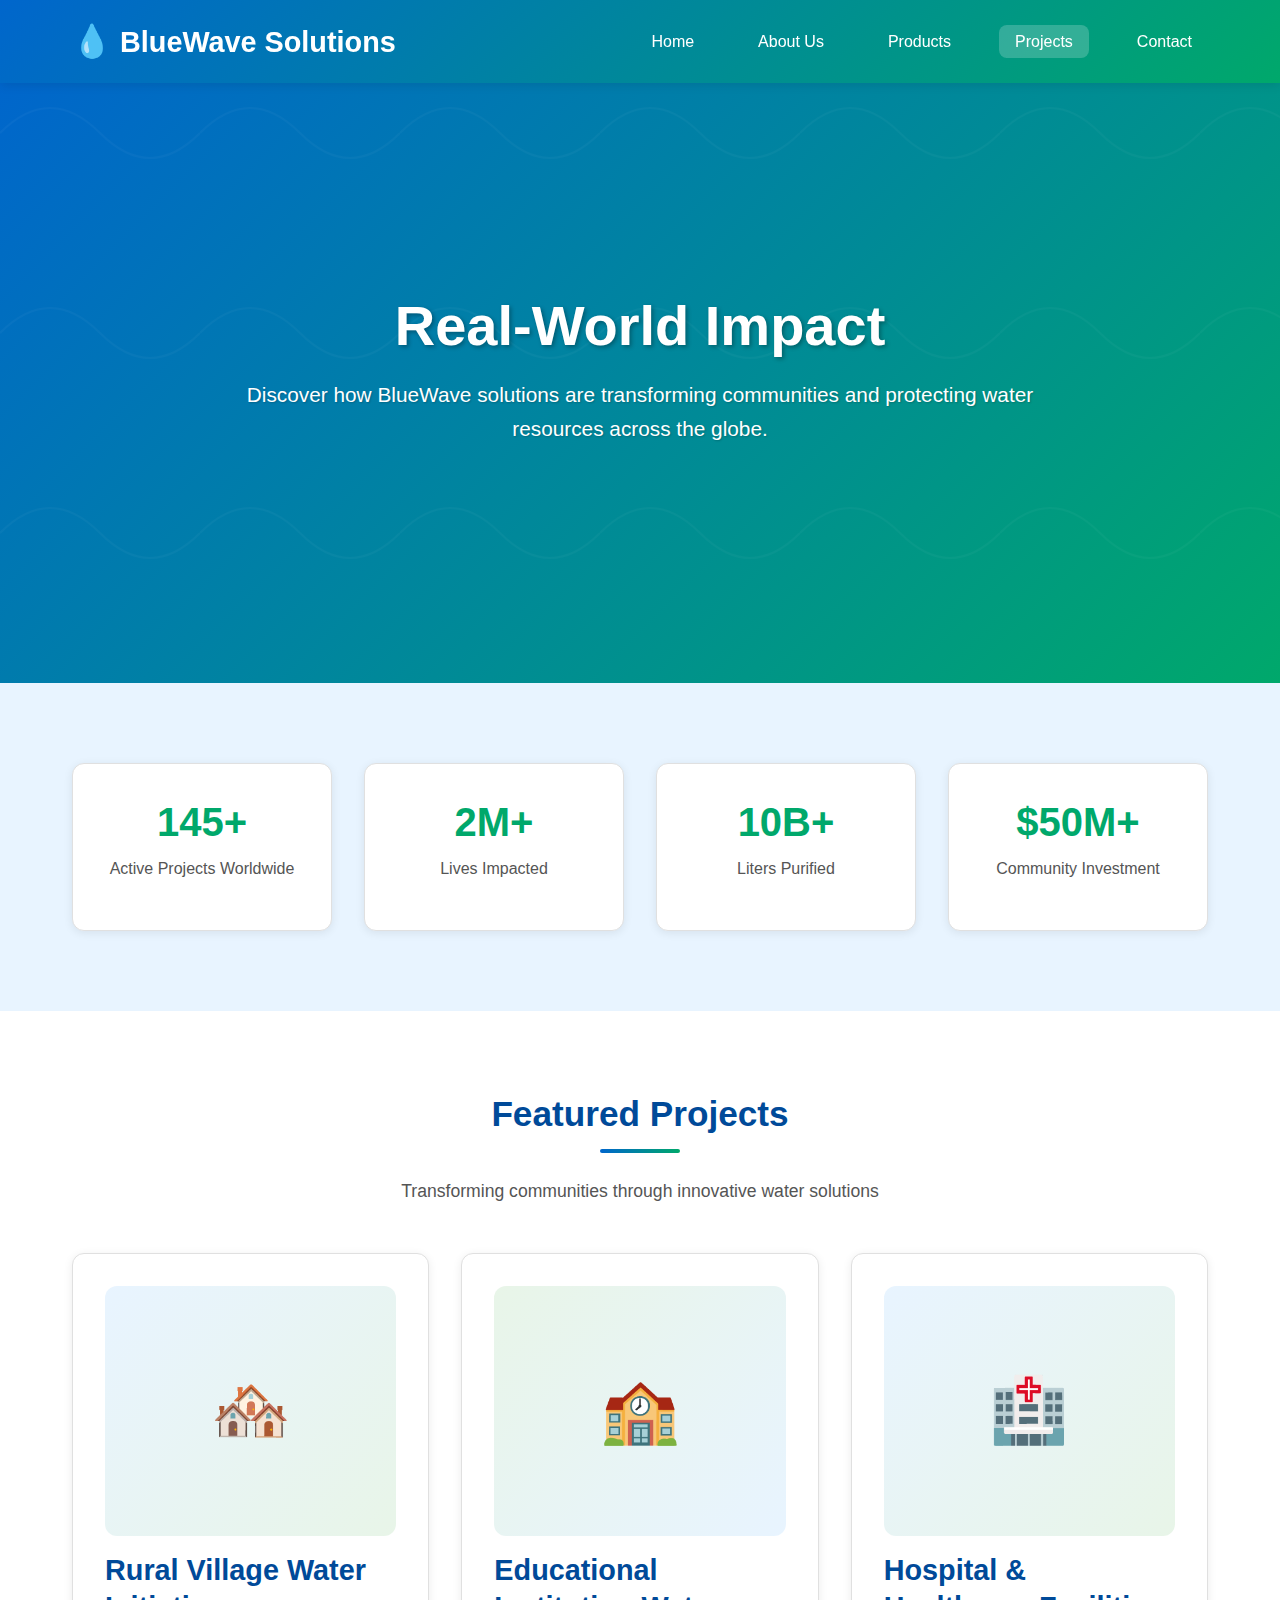
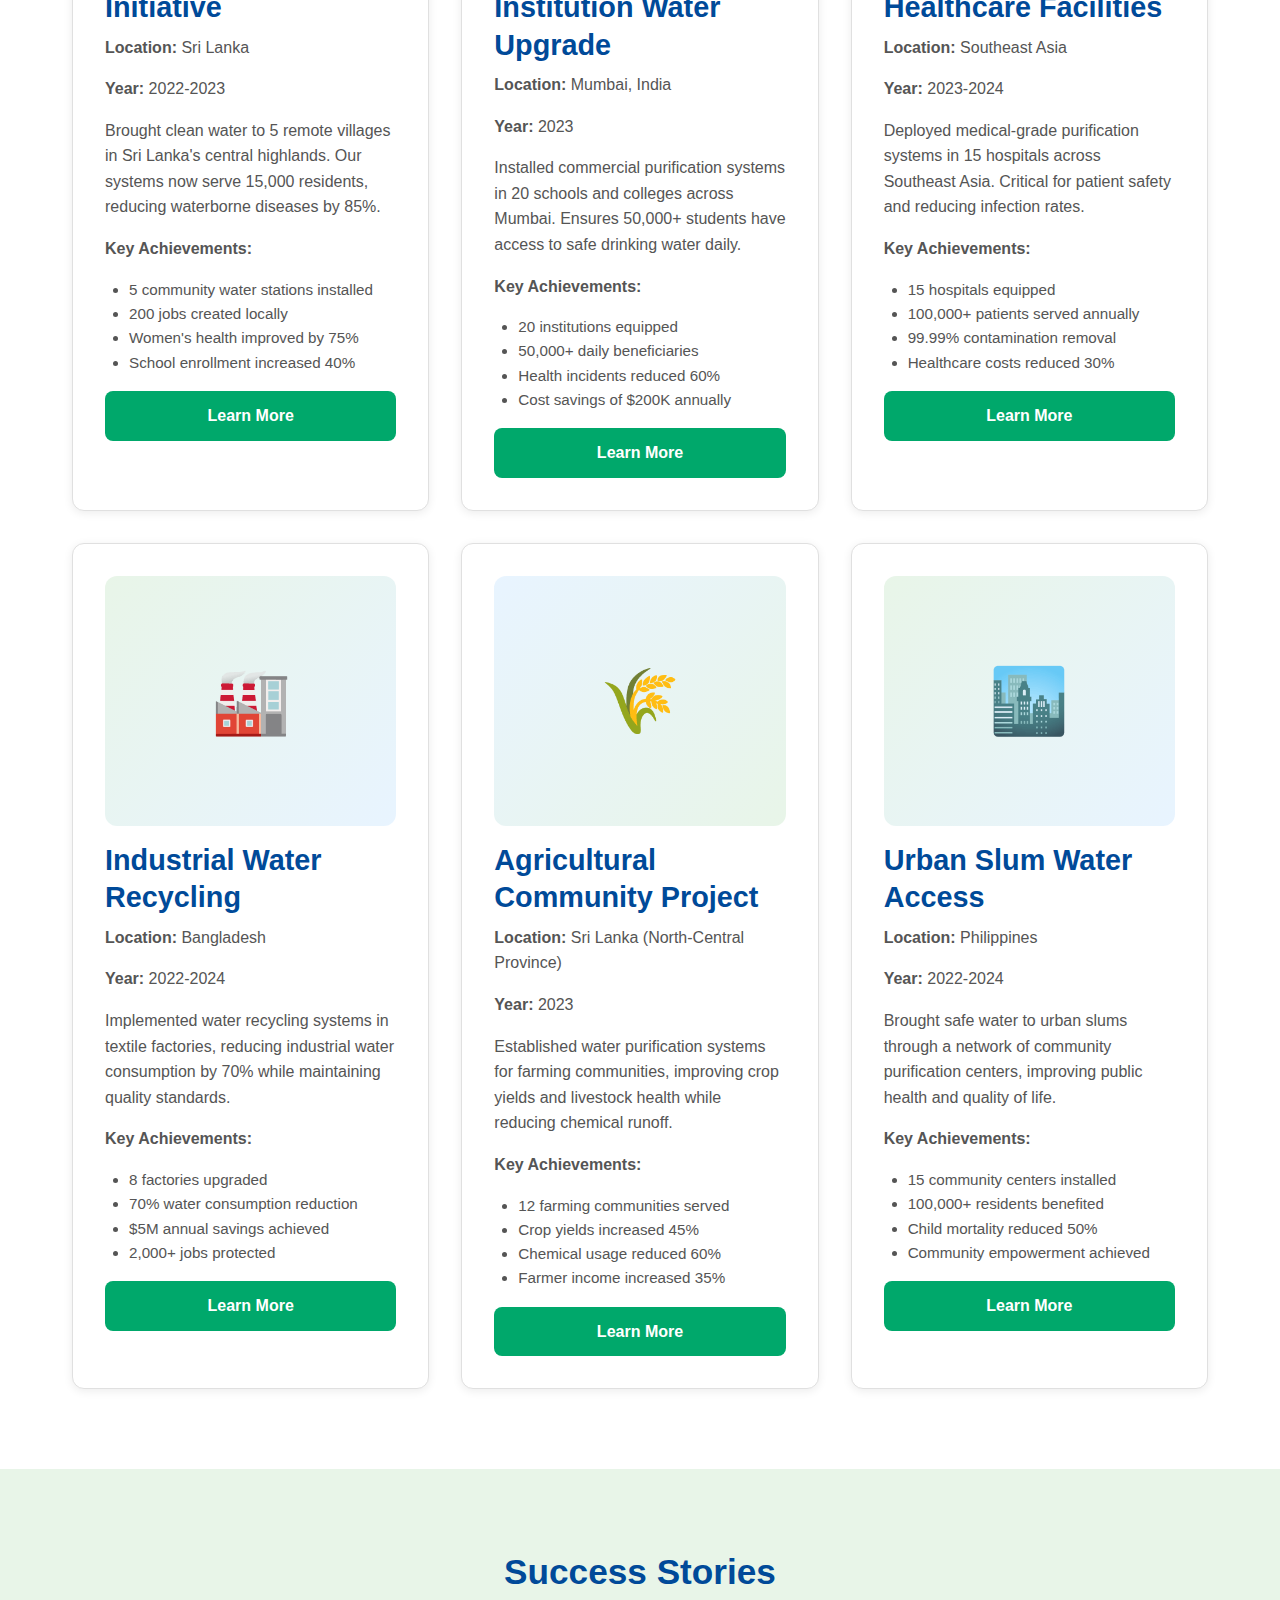
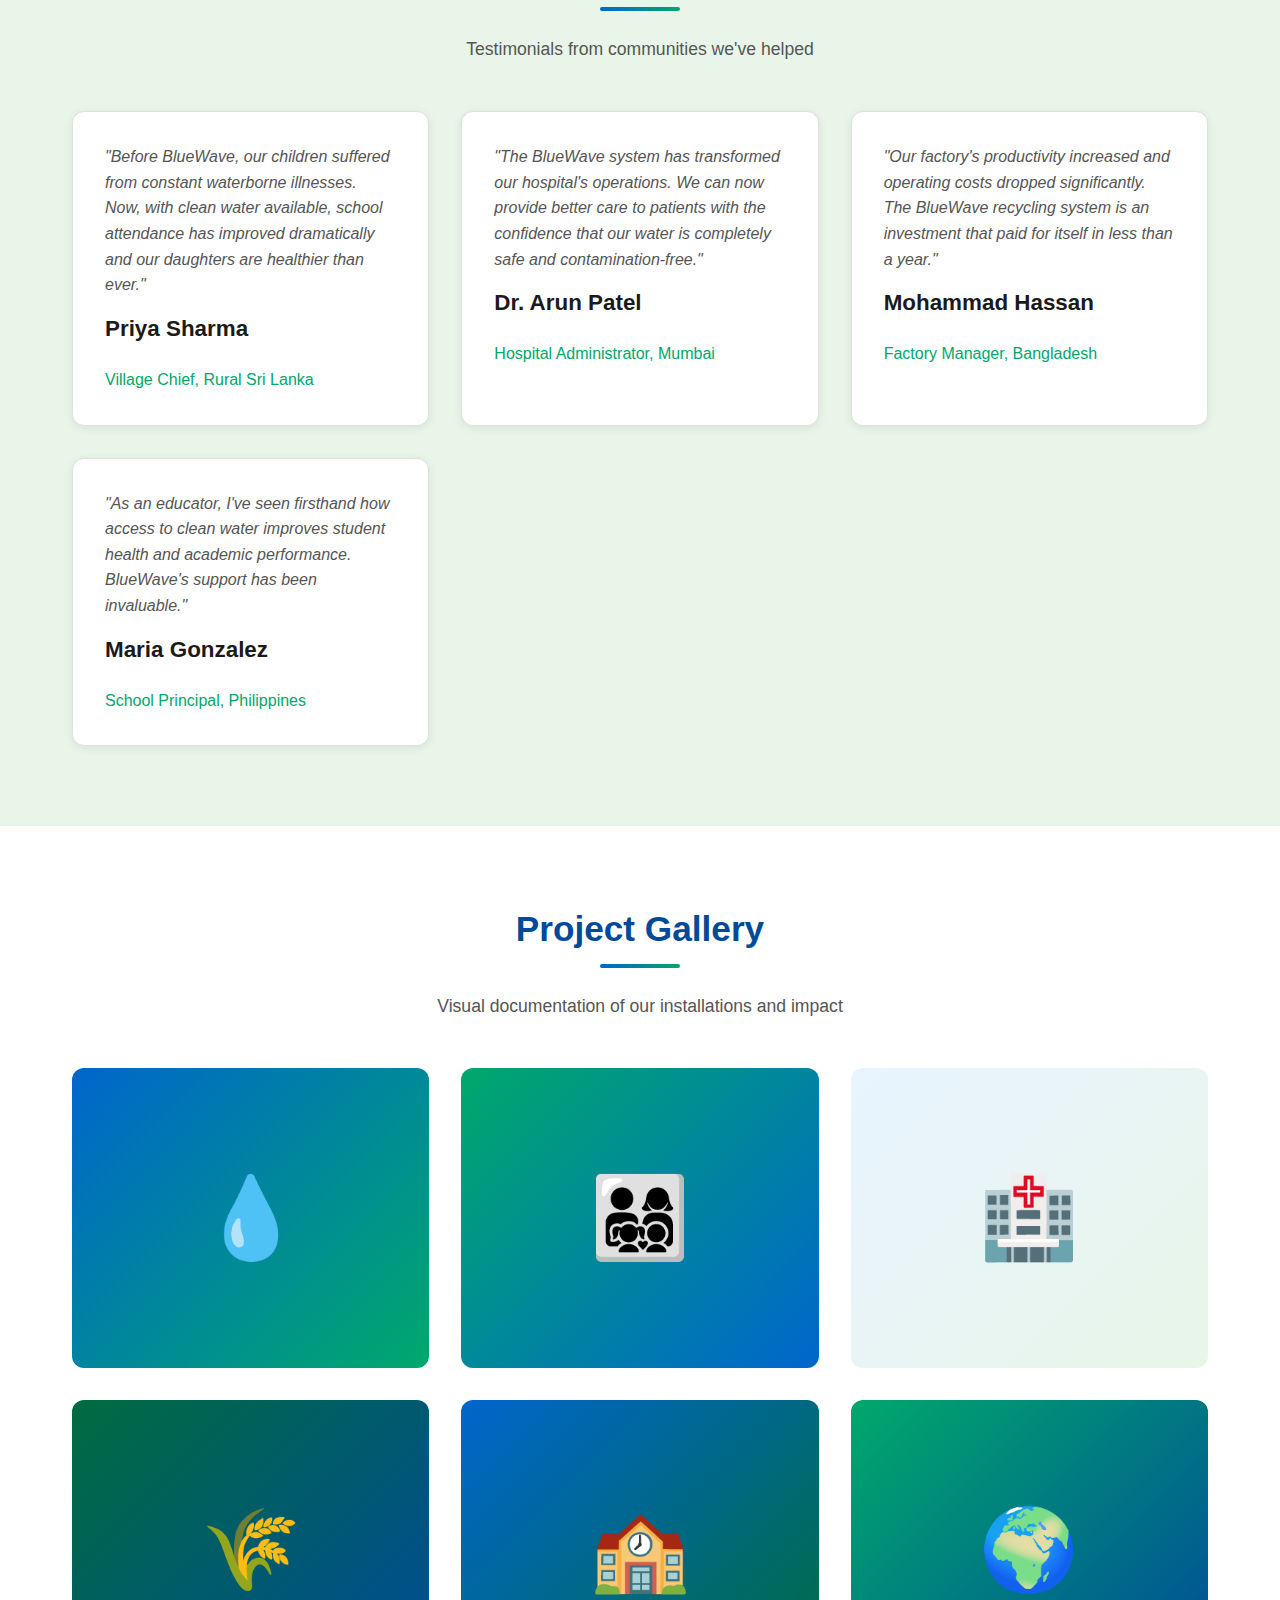
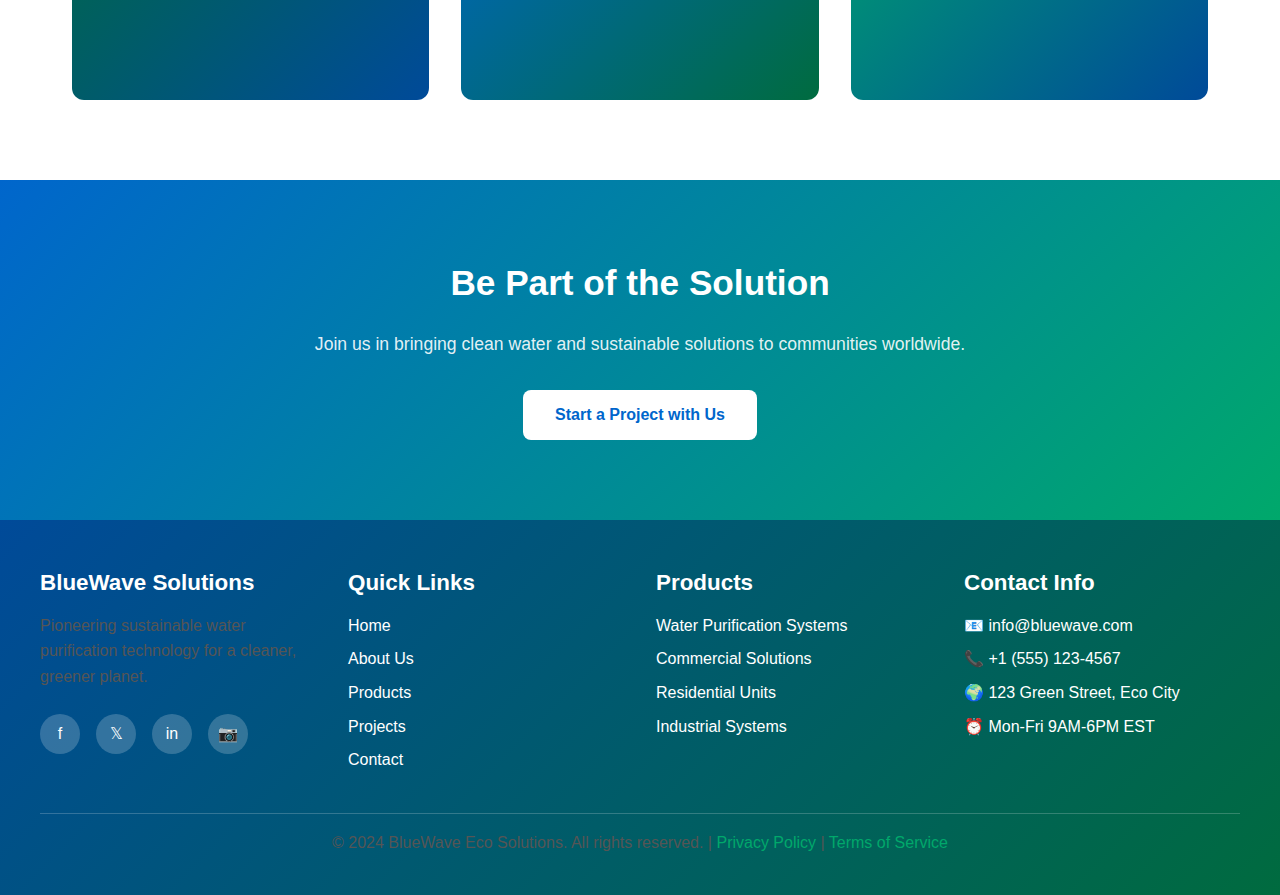
<file: Sarasi/projects.html>
<!DOCTYPE html>
<html lang="en">
<head>
    <meta charset="UTF-8">
    <meta name="viewport" content="width=device-width, initial-scale=1.0">
    <title>Projects & Case Studies - BlueWave Eco Solutions</title>
    <link rel="stylesheet" href="css/style.css">
</head>
<body>
    <!-- Header & Navigation -->
    <header>
        <nav class="navbar">
            <div class="logo">BlueWave Solutions</div>
            <ul class="nav-links">
                <li><a href="index.html">Home</a></li>
                <li><a href="about.html">About Us</a></li>
                <li><a href="products.html">Products</a></li>
                <li><a href="projects.html" class="active">Projects</a></li>
                <li><a href="contact.html">Contact</a></li>
            </ul>
            <button class="mobile-menu-toggle">☰</button>
        </nav>
    </header>

    <!-- Hero Section -->
    <section class="hero">
        <div class="hero-content">
            <h1>Real-World Impact</h1>
            <p>Discover how BlueWave solutions are transforming communities and protecting water resources across the globe.</p>
        </div>
    </section>

    <!-- Main Content -->
    <main>
        <!-- Impact Stats -->
        <section class="section" style="background-color: var(--light-blue);">
            <div class="container">
                <div class="grid grid-4">
                    <div class="card" style="text-align: center;">
                        <h3 style="color: var(--accent-green); font-size: 2.5rem;">145+</h3>
                        <p>Active Projects Worldwide</p>
                    </div>
                    
                    <div class="card" style="text-align: center;">
                        <h3 style="color: var(--accent-green); font-size: 2.5rem;">2M+</h3>
                        <p>Lives Impacted</p>
                    </div>
                    
                    <div class="card" style="text-align: center;">
                        <h3 style="color: var(--accent-green); font-size: 2.5rem;">10B+</h3>
                        <p>Liters Purified</p>
                    </div>
                    
                    <div class="card" style="text-align: center;">
                        <h3 style="color: var(--accent-green); font-size: 2.5rem;">$50M+</h3>
                        <p>Community Investment</p>
                    </div>
                </div>
            </div>
        </section>

        <!-- Featured Projects -->
        <section class="section">
            <div class="container">
                <div class="section-title">
                    <h2>Featured Projects</h2>
                    <p>Transforming communities through innovative water solutions</p>
                </div>
                
                <div class="grid grid-2">
                    <!-- Project 1 -->
                    <div class="card">
                        <div style="height: 250px; background: linear-gradient(135deg, #e8f4ff 0%, #e8f5e8 100%); border-radius: 12px; margin-bottom: 1rem; display: flex; align-items: center; justify-content: center; font-size: 4rem;">
                            🏘️
                        </div>
                        <h3>Rural Village Water Initiative</h3>
                        <p><strong>Location:</strong> Sri Lanka</p>
                        <p><strong>Year:</strong> 2022-2023</p>
                        <p>Brought clean water to 5 remote villages in Sri Lanka's central highlands. Our systems now serve 15,000 residents, reducing waterborne diseases by 85%.</p>
                        <p><strong>Key Achievements:</strong></p>
                        <ul style="margin-left: 1.5rem; color: var(--text-light); font-size: 0.95rem;">
                            <li>5 community water stations installed</li>
                            <li>200 jobs created locally</li>
                            <li>Women's health improved by 75%</li>
                            <li>School enrollment increased 40%</li>
                        </ul>
                        <a href="contact.html" class="btn btn-primary" style="width: 100%; text-align: center; margin-top: 1rem;">Learn More</a>
                    </div>

                    <!-- Project 2 -->
                    <div class="card">
                        <div style="height: 250px; background: linear-gradient(135deg, #e8f5e8 0%, #e8f4ff 100%); border-radius: 12px; margin-bottom: 1rem; display: flex; align-items: center; justify-content: center; font-size: 4rem;">
                            🏫
                        </div>
                        <h3>Educational Institution Water Upgrade</h3>
                        <p><strong>Location:</strong> Mumbai, India</p>
                        <p><strong>Year:</strong> 2023</p>
                        <p>Installed commercial purification systems in 20 schools and colleges across Mumbai. Ensures 50,000+ students have access to safe drinking water daily.</p>
                        <p><strong>Key Achievements:</strong></p>
                        <ul style="margin-left: 1.5rem; color: var(--text-light); font-size: 0.95rem;">
                            <li>20 institutions equipped</li>
                            <li>50,000+ daily beneficiaries</li>
                            <li>Health incidents reduced 60%</li>
                            <li>Cost savings of $200K annually</li>
                        </ul>
                        <a href="contact.html" class="btn btn-primary" style="width: 100%; text-align: center; margin-top: 1rem;">Learn More</a>
                    </div>

                    <!-- Project 3 -->
                    <div class="card">
                        <div style="height: 250px; background: linear-gradient(135deg, #e8f4ff 0%, #e8f5e8 100%); border-radius: 12px; margin-bottom: 1rem; display: flex; align-items: center; justify-content: center; font-size: 4rem;">
                            🏥
                        </div>
                        <h3>Hospital & Healthcare Facilities</h3>
                        <p><strong>Location:</strong> Southeast Asia</p>
                        <p><strong>Year:</strong> 2023-2024</p>
                        <p>Deployed medical-grade purification systems in 15 hospitals across Southeast Asia. Critical for patient safety and reducing infection rates.</p>
                        <p><strong>Key Achievements:</strong></p>
                        <ul style="margin-left: 1.5rem; color: var(--text-light); font-size: 0.95rem;">
                            <li>15 hospitals equipped</li>
                            <li>100,000+ patients served annually</li>
                            <li>99.99% contamination removal</li>
                            <li>Healthcare costs reduced 30%</li>
                        </ul>
                        <a href="contact.html" class="btn btn-primary" style="width: 100%; text-align: center; margin-top: 1rem;">Learn More</a>
                    </div>

                    <!-- Project 4 -->
                    <div class="card">
                        <div style="height: 250px; background: linear-gradient(135deg, #e8f5e8 0%, #e8f4ff 100%); border-radius: 12px; margin-bottom: 1rem; display: flex; align-items: center; justify-content: center; font-size: 4rem;">
                            🏭
                        </div>
                        <h3>Industrial Water Recycling</h3>
                        <p><strong>Location:</strong> Bangladesh</p>
                        <p><strong>Year:</strong> 2022-2024</p>
                        <p>Implemented water recycling systems in textile factories, reducing industrial water consumption by 70% while maintaining quality standards.</p>
                        <p><strong>Key Achievements:</strong></p>
                        <ul style="margin-left: 1.5rem; color: var(--text-light); font-size: 0.95rem;">
                            <li>8 factories upgraded</li>
                            <li>70% water consumption reduction</li>
                            <li>$5M annual savings achieved</li>
                            <li>2,000+ jobs protected</li>
                        </ul>
                        <a href="contact.html" class="btn btn-primary" style="width: 100%; text-align: center; margin-top: 1rem;">Learn More</a>
                    </div>

                    <!-- Project 5 -->
                    <div class="card">
                        <div style="height: 250px; background: linear-gradient(135deg, #e8f4ff 0%, #e8f5e8 100%); border-radius: 12px; margin-bottom: 1rem; display: flex; align-items: center; justify-content: center; font-size: 4rem;">
                            🌾
                        </div>
                        <h3>Agricultural Community Project</h3>
                        <p><strong>Location:</strong> Sri Lanka (North-Central Province)</p>
                        <p><strong>Year:</strong> 2023</p>
                        <p>Established water purification systems for farming communities, improving crop yields and livestock health while reducing chemical runoff.</p>
                        <p><strong>Key Achievements:</strong></p>
                        <ul style="margin-left: 1.5rem; color: var(--text-light); font-size: 0.95rem;">
                            <li>12 farming communities served</li>
                            <li>Crop yields increased 45%</li>
                            <li>Chemical usage reduced 60%</li>
                            <li>Farmer income increased 35%</li>
                        </ul>
                        <a href="contact.html" class="btn btn-primary" style="width: 100%; text-align: center; margin-top: 1rem;">Learn More</a>
                    </div>

                    <!-- Project 6 -->
                    <div class="card">
                        <div style="height: 250px; background: linear-gradient(135deg, #e8f5e8 0%, #e8f4ff 100%); border-radius: 12px; margin-bottom: 1rem; display: flex; align-items: center; justify-content: center; font-size: 4rem;">
                            🏙️
                        </div>
                        <h3>Urban Slum Water Access</h3>
                        <p><strong>Location:</strong> Philippines</p>
                        <p><strong>Year:</strong> 2022-2024</p>
                        <p>Brought safe water to urban slums through a network of community purification centers, improving public health and quality of life.</p>
                        <p><strong>Key Achievements:</strong></p>
                        <ul style="margin-left: 1.5rem; color: var(--text-light); font-size: 0.95rem;">
                            <li>15 community centers installed</li>
                            <li>100,000+ residents benefited</li>
                            <li>Child mortality reduced 50%</li>
                            <li>Community empowerment achieved</li>
                        </ul>
                        <a href="contact.html" class="btn btn-primary" style="width: 100%; text-align: center; margin-top: 1rem;">Learn More</a>
                    </div>
                </div>
            </div>
        </section>

        <!-- Success Stories -->
        <section class="section" style="background-color: var(--light-green);">
            <div class="container">
                <div class="section-title">
                    <h2>Success Stories</h2>
                    <p>Testimonials from communities we've helped</p>
                </div>
                
                <div class="grid grid-2">
                    <div class="card">
                        <p style="font-style: italic; margin-bottom: 1rem;">"Before BlueWave, our children suffered from constant waterborne illnesses. Now, with clean water available, school attendance has improved dramatically and our daughters are healthier than ever."</p>
                        <h4>Priya Sharma</h4>
                        <p style="color: var(--accent-green); margin-bottom: 0;">Village Chief, Rural Sri Lanka</p>
                    </div>
                    
                    <div class="card">
                        <p style="font-style: italic; margin-bottom: 1rem;">"The BlueWave system has transformed our hospital's operations. We can now provide better care to patients with the confidence that our water is completely safe and contamination-free."</p>
                        <h4>Dr. Arun Patel</h4>
                        <p style="color: var(--accent-green); margin-bottom: 0;">Hospital Administrator, Mumbai</p>
                    </div>
                    
                    <div class="card">
                        <p style="font-style: italic; margin-bottom: 1rem;">"Our factory's productivity increased and operating costs dropped significantly. The BlueWave recycling system is an investment that paid for itself in less than a year."</p>
                        <h4>Mohammad Hassan</h4>
                        <p style="color: var(--accent-green); margin-bottom: 0;">Factory Manager, Bangladesh</p>
                    </div>
                    
                    <div class="card">
                        <p style="font-style: italic; margin-bottom: 1rem;">"As an educator, I've seen firsthand how access to clean water improves student health and academic performance. BlueWave's support has been invaluable."</p>
                        <h4>Maria Gonzalez</h4>
                        <p style="color: var(--accent-green); margin-bottom: 0;">School Principal, Philippines</p>
                    </div>
                </div>
            </div>
        </section>

        <!-- Gallery/Visual Projects -->
        <section class="section">
            <div class="container">
                <div class="section-title">
                    <h2>Project Gallery</h2>
                    <p>Visual documentation of our installations and impact</p>
                </div>
                
                <div class="grid grid-3">
                    <div class="project-card">
                        <div style="width: 100%; height: 100%; background: linear-gradient(135deg, #0066cc 0%, #00a86b 100%); display: flex; align-items: center; justify-content: center; font-size: 5rem;">
                            💧
                        </div>
                        <div class="project-card-overlay">
                            <h3>Water Purification Station Installation</h3>
                            <p>State-of-the-art purification facility in rural Sri Lanka serving 5,000+ residents.</p>
                        </div>
                    </div>
                    
                    <div class="project-card">
                        <div style="width: 100%; height: 100%; background: linear-gradient(135deg, #00a86b 0%, #0066cc 100%); display: flex; align-items: center; justify-content: center; font-size: 5rem;">
                            👨‍👩‍👧‍👦
                        </div>
                        <div class="project-card-overlay">
                            <h3>Community Celebration Event</h3>
                            <p>Locals gather to celebrate clean water access. A life-changing moment for the community.</p>
                        </div>
                    </div>
                    
                    <div class="project-card">
                        <div style="width: 100%; height: 100%; background: linear-gradient(135deg, #e8f4ff 0%, #e8f5e8 100%); display: flex; align-items: center; justify-content: center; font-size: 5rem;">
                            🏥
                        </div>
                        <div class="project-card-overlay">
                            <h3>Hospital Installation</h3>
                            <p>Medical-grade purification systems ensuring patient safety and healthcare quality.</p>
                        </div>
                    </div>
                    
                    <div class="project-card">
                        <div style="width: 100%; height: 100%; background: linear-gradient(135deg, #006b3f 0%, #004a99 100%); display: flex; align-items: center; justify-content: center; font-size: 5rem;">
                            🌾
                        </div>
                        <div class="project-card-overlay">
                            <h3>Agricultural System Setup</h3>
                            <p>Farming communities equipped with water purification for improved crop yields.</p>
                        </div>
                    </div>
                    
                    <div class="project-card">
                        <div style="width: 100%; height: 100%; background: linear-gradient(135deg, #0066cc 0%, #006b3f 100%); display: flex; align-items: center; justify-content: center; font-size: 5rem;">
                            🏫
                        </div>
                        <div class="project-card-overlay">
                            <h3>School Water Facility</h3>
                            <p>Safe water in schools ensures student health and improves educational outcomes.</p>
                        </div>
                    </div>
                    
                    <div class="project-card">
                        <div style="width: 100%; height: 100%; background: linear-gradient(135deg, #00a86b 0%, #004a99 100%); display: flex; align-items: center; justify-content: center; font-size: 5rem;">
                            🌍
                        </div>
                        <div class="project-card-overlay">
                            <h3>Global Impact Overview</h3>
                            <p>Our solutions span across continents, making real differences in millions of lives.</p>
                        </div>
                    </div>
                </div>
            </div>
        </section>

        <!-- Call to Action -->
        <section class="section" style="background: linear-gradient(135deg, #0066cc 0%, #00a86b 100%); color: white; text-align: center;">
            <div class="container">
                <h2 style="color: white;">Be Part of the Solution</h2>
                <p style="color: rgba(255, 255, 255, 0.9); font-size: 1.1rem; margin-bottom: 2rem;">Join us in bringing clean water and sustainable solutions to communities worldwide.</p>
                <a href="contact.html" class="btn btn-secondary">Start a Project with Us</a>
            </div>
        </section>
    </main>

    <!-- Footer -->
    <footer>
        <div class="footer-content">
            <div class="footer-grid">
                <div class="footer-section">
                    <h4>BlueWave Solutions</h4>
                    <p>Pioneering sustainable water purification technology for a cleaner, greener planet.</p>
                    <div class="social-links">
                        <a href="#" title="Facebook">f</a>
                        <a href="#" title="Twitter">𝕏</a>
                        <a href="#" title="LinkedIn">in</a>
                        <a href="#" title="Instagram">📷</a>
                    </div>
                </div>
                
                <div class="footer-section">
                    <h4>Quick Links</h4>
                    <ul>
                        <li><a href="index.html">Home</a></li>
                        <li><a href="about.html">About Us</a></li>
                        <li><a href="products.html">Products</a></li>
                        <li><a href="projects.html">Projects</a></li>
                        <li><a href="contact.html">Contact</a></li>
                    </ul>
                </div>
                
                <div class="footer-section">
                    <h4>Products</h4>
                    <ul>
                        <li><a href="products.html">Water Purification Systems</a></li>
                        <li><a href="products.html">Commercial Solutions</a></li>
                        <li><a href="products.html">Residential Units</a></li>
                        <li><a href="products.html">Industrial Systems</a></li>
                    </ul>
                </div>
                
                <div class="footer-section">
                    <h4>Contact Info</h4>
                    <ul>
                        <li>📧 info@bluewave.com</li>
                        <li>📞 +1 (555) 123-4567</li>
                        <li>🌍 123 Green Street, Eco City</li>
                        <li>⏰ Mon-Fri 9AM-6PM EST</li>
                    </ul>
                </div>
            </div>
            
            <div class="footer-bottom">
                <p>&copy; 2024 BlueWave Eco Solutions. All rights reserved. | <a href="#" style="color: var(--accent-green);">Privacy Policy</a> | <a href="#" style="color: var(--accent-green);">Terms of Service</a></p>
            </div>
        </div>
    </footer>

    <!-- Scripts -->
    <script src="js/main.js"></script>
    <script src="js/form-validation.js"></script>
</body>
</html>
</file>
<file: Sarasi/css/style.css>
/* ====================================
   BlueWave Eco Solutions - Global Styles
   ==================================== */

:root {
    /* Color Palette */
    --primary-blue: #0066cc;
    --dark-blue: #004a99;
    --light-blue: #e8f4ff;
    --accent-green: #00a86b;
    --dark-green: #006b3f;
    --light-green: #e8f5e8;
    --text-dark: #1a1a1a;
    --text-light: #555555;
    --white: #ffffff;
    --gray-light: #f5f5f5;
    --gray-medium: #e0e0e0;
    --success: #4caf50;
    --error: #f44336;
    --warning: #ff9800;
    
    /* Spacing */
    --spacing-xs: 0.5rem;
    --spacing-sm: 1rem;
    --spacing-md: 1.5rem;
    --spacing-lg: 2rem;
    --spacing-xl: 3rem;
    
    /* Border Radius */
    --border-radius: 8px;
    --border-radius-lg: 12px;
    
    /* Transitions */
    --transition: all 0.3s ease-in-out;
}

/* ====================================
   Reset & Base Styles
   ==================================== */

* {
    margin: 0;
    padding: 0;
    box-sizing: border-box;
}

html {
    scroll-behavior: smooth;
}

body {
    font-family: 'Segoe UI', Tahoma, Geneva, Verdana, sans-serif;
    line-height: 1.6;
    color: var(--text-dark);
    background-color: var(--white);
    overflow-x: hidden;
}

/* Typography */
h1, h2, h3, h4, h5, h6 {
    font-weight: 600;
    line-height: 1.3;
    margin-bottom: var(--spacing-md);
}

h1 {
    font-size: 3rem;
    color: var(--dark-blue);
}

h2 {
    font-size: 2.2rem;
    color: var(--dark-blue);
}

h3 {
    font-size: 1.8rem;
    color: var(--dark-blue);
}

h4 {
    font-size: 1.4rem;
    color: var(--text-dark);
}

p {
    color: var(--text-light);
    margin-bottom: var(--spacing-md);
}

a {
    color: var(--primary-blue);
    text-decoration: none;
    transition: var(--transition);
}

a:hover {
    color: var(--accent-green);
}

/* ====================================
   Header & Navigation
   ==================================== */

header {
    background: linear-gradient(135deg, #0066cc 0%, #00a86b 100%);
    padding: 1rem 0;
    position: sticky;
    top: 0;
    z-index: 1000;
    box-shadow: 0 2px 10px rgba(0, 0, 0, 0.1);
}

.navbar {
    max-width: 1200px;
    margin: 0 auto;
    padding: 0 var(--spacing-lg);
    display: flex;
    justify-content: space-between;
    align-items: center;
}

.logo {
    font-size: 1.8rem;
    font-weight: 700;
    color: var(--white);
    display: flex;
    align-items: center;
    gap: 0.5rem;
}

.logo::before {
    content: "💧";
    font-size: 2rem;
}

.nav-links {
    display: flex;
    list-style: none;
    gap: 2rem;
}

.nav-links a {
    color: var(--white);
    font-weight: 500;
    padding: 0.5rem 1rem;
    border-radius: var(--border-radius);
    transition: var(--transition);
}

.nav-links a:hover,
.nav-links a.active {
    background-color: rgba(255, 255, 255, 0.2);
    color: var(--white);
}

.mobile-menu-toggle {
    display: none;
    background: none;
    border: none;
    color: var(--white);
    font-size: 1.5rem;
    cursor: pointer;
}

/* ====================================
   Hero Section
   ==================================== */

.hero {
    background: linear-gradient(135deg, #0066cc 0%, #00a86b 100%);
    color: var(--white);
    padding: 8rem var(--spacing-lg);
    text-align: center;
    min-height: 600px;
    display: flex;
    flex-direction: column;
    justify-content: center;
    align-items: center;
    position: relative;
    overflow: hidden;
}

.hero::before {
    content: '';
    position: absolute;
    top: 0;
    left: 0;
    right: 0;
    bottom: 0;
    background: url('data:image/svg+xml,<svg xmlns="http://www.w3.org/2000/svg" viewBox="0 0 1200 600"><defs><pattern id="water" patternUnits="userSpaceOnUse" width="200" height="200"><path d="M 0 50 Q 50 0 100 50 T 200 50" fill="none" stroke="rgba(255,255,255,0.1)" stroke-width="2"/></pattern></defs><rect fill="url(%23water)" width="1200" height="600"/></svg>');
    opacity: 0.3;
}

.hero-content {
    position: relative;
    z-index: 1;
    max-width: 800px;
    animation: slideUpFade 1s ease-out;
}

.hero h1 {
    font-size: 3.5rem;
    color: var(--white);
    margin-bottom: 1rem;
    text-shadow: 2px 2px 4px rgba(0, 0, 0, 0.3);
}

.hero p {
    font-size: 1.3rem;
    color: var(--white);
    margin-bottom: 2rem;
    text-shadow: 1px 1px 2px rgba(0, 0, 0, 0.2);
}

/* ====================================
   Buttons
   ==================================== */

.btn {
    display: inline-block;
    padding: 0.75rem 2rem;
    border: none;
    border-radius: var(--border-radius);
    font-size: 1rem;
    font-weight: 600;
    cursor: pointer;
    transition: var(--transition);
    text-decoration: none;
    text-align: center;
}

.btn-primary {
    background-color: var(--accent-green);
    color: var(--white);
}

.btn-primary:hover {
    background-color: var(--dark-green);
    transform: translateY(-2px);
    box-shadow: 0 5px 15px rgba(0, 168, 107, 0.3);
}

.btn-secondary {
    background-color: var(--white);
    color: var(--primary-blue);
}

.btn-secondary:hover {
    background-color: var(--light-blue);
    transform: translateY(-2px);
}

.btn-outline {
    border: 2px solid var(--primary-blue);
    background-color: transparent;
    color: var(--primary-blue);
}

.btn-outline:hover {
    background-color: var(--primary-blue);
    color: var(--white);
}

.btn-lg {
    padding: 1rem 2.5rem;
    font-size: 1.1rem;
}

/* ====================================
   Container & Layout
   ==================================== */

.container {
    max-width: 1200px;
    margin: 0 auto;
    padding: 0 var(--spacing-lg);
}

.section {
    padding: 5rem var(--spacing-lg);
}

.section-title {
    text-align: center;
    margin-bottom: 3rem;
}

.section-title h2 {
    position: relative;
    padding-bottom: 1rem;
}

.section-title h2::after {
    content: '';
    position: absolute;
    bottom: 0;
    left: 50%;
    transform: translateX(-50%);
    width: 80px;
    height: 4px;
    background: linear-gradient(90deg, var(--primary-blue), var(--accent-green));
    border-radius: 2px;
}

.section-title p {
    font-size: 1.1rem;
    color: var(--text-light);
    max-width: 500px;
    margin: 0 auto;
}

/* ====================================
   Grid & Cards
   ==================================== */

.grid {
    display: grid;
    gap: var(--spacing-lg);
}

.grid-2 {
    grid-template-columns: repeat(auto-fit, minmax(300px, 1fr));
}

.grid-3 {
    grid-template-columns: repeat(auto-fit, minmax(280px, 1fr));
}

.grid-4 {
    grid-template-columns: repeat(auto-fit, minmax(240px, 1fr));
}

.card {
    background: var(--white);
    border-radius: var(--border-radius-lg);
    padding: var(--spacing-lg);
    box-shadow: 0 2px 10px rgba(0, 0, 0, 0.08);
    transition: var(--transition);
    border: 1px solid var(--gray-medium);
}

.card:hover {
    transform: translateY(-5px);
    box-shadow: 0 10px 25px rgba(0, 102, 204, 0.15);
}

.card-icon {
    font-size: 3rem;
    margin-bottom: 1rem;
}

.card h3 {
    margin-bottom: 0.5rem;
}

.card p {
    margin-bottom: 1rem;
}

/* ====================================
   Footer
   ==================================== */

footer {
    background: linear-gradient(135deg, #004a99 0%, #006b3f 100%);
    color: var(--white);
    padding: 3rem var(--spacing-lg) 1rem;
}

.footer-content {
    max-width: 1200px;
    margin: 0 auto;
}

.footer-grid {
    display: grid;
    grid-template-columns: repeat(auto-fit, minmax(250px, 1fr));
    gap: var(--spacing-lg);
    margin-bottom: 2rem;
}

.footer-section h4 {
    color: var(--white);
    margin-bottom: 1rem;
}

.footer-section ul {
    list-style: none;
}

.footer-section li {
    margin-bottom: 0.5rem;
}

.footer-section a {
    color: var(--white);
}

.footer-section a:hover {
    color: var(--accent-green);
}

.social-links {
    display: flex;
    gap: 1rem;
    margin-top: 1rem;
}

.social-links a {
    display: inline-flex;
    align-items: center;
    justify-content: center;
    width: 40px;
    height: 40px;
    background-color: rgba(255, 255, 255, 0.2);
    border-radius: 50%;
    transition: var(--transition);
}

.social-links a:hover {
    background-color: var(--accent-green);
    color: var(--white);
}

.footer-bottom {
    border-top: 1px solid rgba(255, 255, 255, 0.2);
    padding-top: 1rem;
    text-align: center;
    color: rgba(255, 255, 255, 0.7);
}

/* ====================================
   Features Section
   ==================================== */

.features {
    background-color: var(--light-blue);
    padding: 3rem var(--spacing-lg);
}

.feature-item {
    display: flex;
    gap: var(--spacing-lg);
    margin-bottom: 2rem;
}

.feature-icon {
    font-size: 2.5rem;
    min-width: 60px;
    text-align: center;
}

.feature-content h4 {
    margin-bottom: 0.5rem;
}

/* ====================================
   Form Styles
   ==================================== */

.form-group {
    margin-bottom: var(--spacing-md);
}

label {
    display: block;
    margin-bottom: 0.5rem;
    font-weight: 500;
    color: var(--text-dark);
}

input,
textarea,
select {
    width: 100%;
    padding: 0.75rem;
    border: 1px solid var(--gray-medium);
    border-radius: var(--border-radius);
    font-family: inherit;
    font-size: 1rem;
    transition: var(--transition);
}

input:focus,
textarea:focus,
select:focus {
    outline: none;
    border-color: var(--primary-blue);
    box-shadow: 0 0 0 3px rgba(0, 102, 204, 0.1);
}

textarea {
    resize: vertical;
    min-height: 120px;
}

.error-message {
    color: var(--error);
    font-size: 0.85rem;
    margin-top: 0.25rem;
    display: none;
}

.error-message.show {
    display: block;
}

input.error,
textarea.error,
select.error {
    border-color: var(--error);
    background-color: rgba(244, 67, 54, 0.05);
}

/* ====================================
   Table Styles
   ==================================== */

.table-container {
    overflow-x: auto;
    margin: 2rem 0;
}

table {
    width: 100%;
    border-collapse: collapse;
    background: var(--white);
    border-radius: var(--border-radius-lg);
    overflow: hidden;
    box-shadow: 0 2px 10px rgba(0, 0, 0, 0.08);
}

table thead {
    background: linear-gradient(135deg, #0066cc 0%, #00a86b 100%);
    color: var(--white);
}

table th,
table td {
    padding: 1rem;
    text-align: left;
}

table tbody tr {
    border-bottom: 1px solid var(--gray-medium);
    transition: var(--transition);
}

table tbody tr:hover {
    background-color: var(--light-blue);
}

table tbody tr:last-child {
    border-bottom: none;
}

/* ====================================
   Team Members
   ==================================== */

.team-member {
    text-align: center;
}

.team-member-image {
    width: 200px;
    height: 200px;
    margin: 0 auto 1rem;
    border-radius: 50%;
    object-fit: cover;
    border: 4px solid var(--primary-blue);
    transition: var(--transition);
}

.team-member:hover .team-member-image {
    border-color: var(--accent-green);
    transform: scale(1.05);
}

.team-member h4 {
    margin-bottom: 0.25rem;
}

.team-member .role {
    color: var(--accent-green);
    font-weight: 500;
    margin-bottom: 0.5rem;
}

/* ====================================
   Comparison Table
   ==================================== */

.comparison-wrapper {
    margin: 2rem 0;
}

.comparison-table {
    width: 100%;
    border-collapse: collapse;
}

.comparison-table th {
    background: var(--dark-blue);
    color: var(--white);
    padding: 1rem;
}

.comparison-table td {
    padding: 1rem;
    border-bottom: 1px solid var(--gray-medium);
}

.comparison-table tr:nth-child(even) {
    background-color: var(--gray-light);
}

.check-icon {
    color: var(--success);
    font-weight: bold;
    font-size: 1.2rem;
}

.cross-icon {
    color: var(--text-light);
    font-weight: bold;
}

/* ====================================
   Project Cards
   ==================================== */

.project-card {
    position: relative;
    overflow: hidden;
    border-radius: var(--border-radius-lg);
    height: 300px;
}

.project-card-image {
    width: 100%;
    height: 100%;
    object-fit: cover;
    transition: var(--transition);
}

.project-card:hover .project-card-image {
    transform: scale(1.1);
}

.project-card-overlay {
    position: absolute;
    top: 0;
    left: 0;
    right: 0;
    bottom: 0;
    background: linear-gradient(135deg, rgba(0, 102, 204, 0.9) 0%, rgba(0, 168, 107, 0.9) 100%);
    display: flex;
    flex-direction: column;
    justify-content: flex-end;
    padding: var(--spacing-lg);
    color: var(--white);
    opacity: 0;
    transition: var(--transition);
}

.project-card:hover .project-card-overlay {
    opacity: 1;
}

.project-card-overlay h3 {
    color: var(--white);
    margin-bottom: 0.5rem;
}

.project-card-overlay p {
    color: rgba(255, 255, 255, 0.9);
    margin-bottom: 0;
}

/* ====================================
   Animations
   ==================================== */

@keyframes slideUpFade {
    from {
        opacity: 0;
        transform: translateY(30px);
    }
    to {
        opacity: 1;
        transform: translateY(0);
    }
}

@keyframes fadeIn {
    from {
        opacity: 0;
    }
    to {
        opacity: 1;
    }
}

@keyframes pulse {
    0%, 100% {
        opacity: 1;
    }
    50% {
        opacity: 0.7;
    }
}

.fade-in {
    animation: fadeIn 0.6s ease-out;
}

/* ====================================
   Responsive Design
   ==================================== */

@media (max-width: 768px) {
    h1 {
        font-size: 2rem;
    }
    
    h2 {
        font-size: 1.6rem;
    }
    
    h3 {
        font-size: 1.3rem;
    }
    
    .hero {
        padding: 4rem var(--spacing-md);
        min-height: 400px;
    }
    
    .hero h1 {
        font-size: 2rem;
    }
    
    .hero p {
        font-size: 1rem;
    }
    
    .navbar {
        padding: 0 var(--spacing-md);
    }
    
    .nav-links {
        position: absolute;
        top: 60px;
        left: 0;
        right: 0;
        background: linear-gradient(135deg, #0066cc 0%, #00a86b 100%);
        flex-direction: column;
        gap: 0;
        max-height: 0;
        overflow: hidden;
        transition: max-height 0.3s ease-out;
    }
    
    .nav-links.active {
        max-height: 400px;
    }
    
    .nav-links a {
        padding: 1rem;
        border-radius: 0;
    }
    
    .mobile-menu-toggle {
        display: block;
    }
    
    .section {
        padding: 3rem var(--spacing-md);
    }
    
    .grid-2,
    .grid-3,
    .grid-4 {
        grid-template-columns: 1fr;
    }
    
    .feature-item {
        flex-direction: column;
        text-align: center;
    }
    
    .footer-grid {
        grid-template-columns: 1fr;
    }
    
    .table-container {
        font-size: 0.9rem;
    }
    
    table th,
    table td {
        padding: 0.75rem 0.5rem;
    }
}

@media (max-width: 480px) {
    h1 {
        font-size: 1.5rem;
    }
    
    h2 {
        font-size: 1.2rem;
    }
    
    .container {
        padding: 0 var(--spacing-md);
    }
    
    .hero {
        padding: 3rem var(--spacing-md);
        min-height: 300px;
    }
    
    .btn {
        padding: 0.6rem 1.5rem;
        font-size: 0.9rem;
    }
    
    .btn-lg {
        padding: 0.8rem 2rem;
    }
}
</file>
